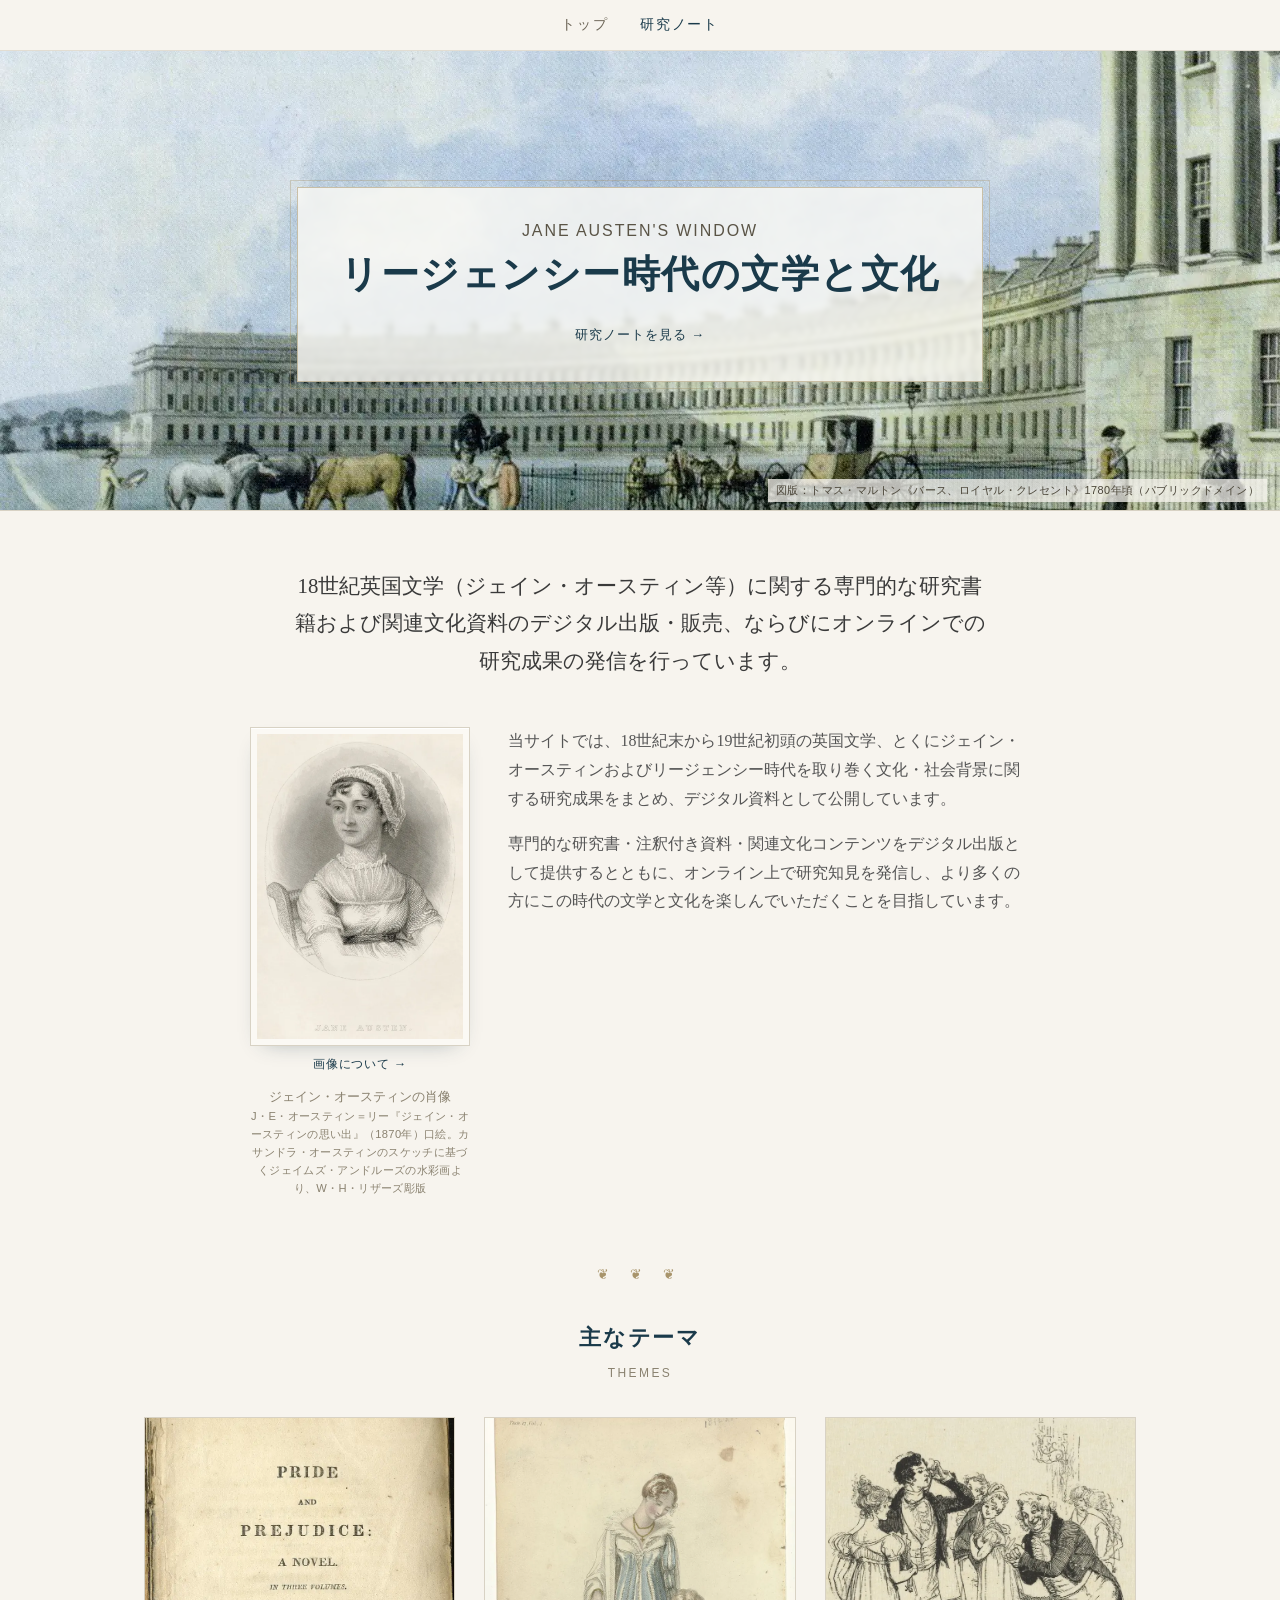
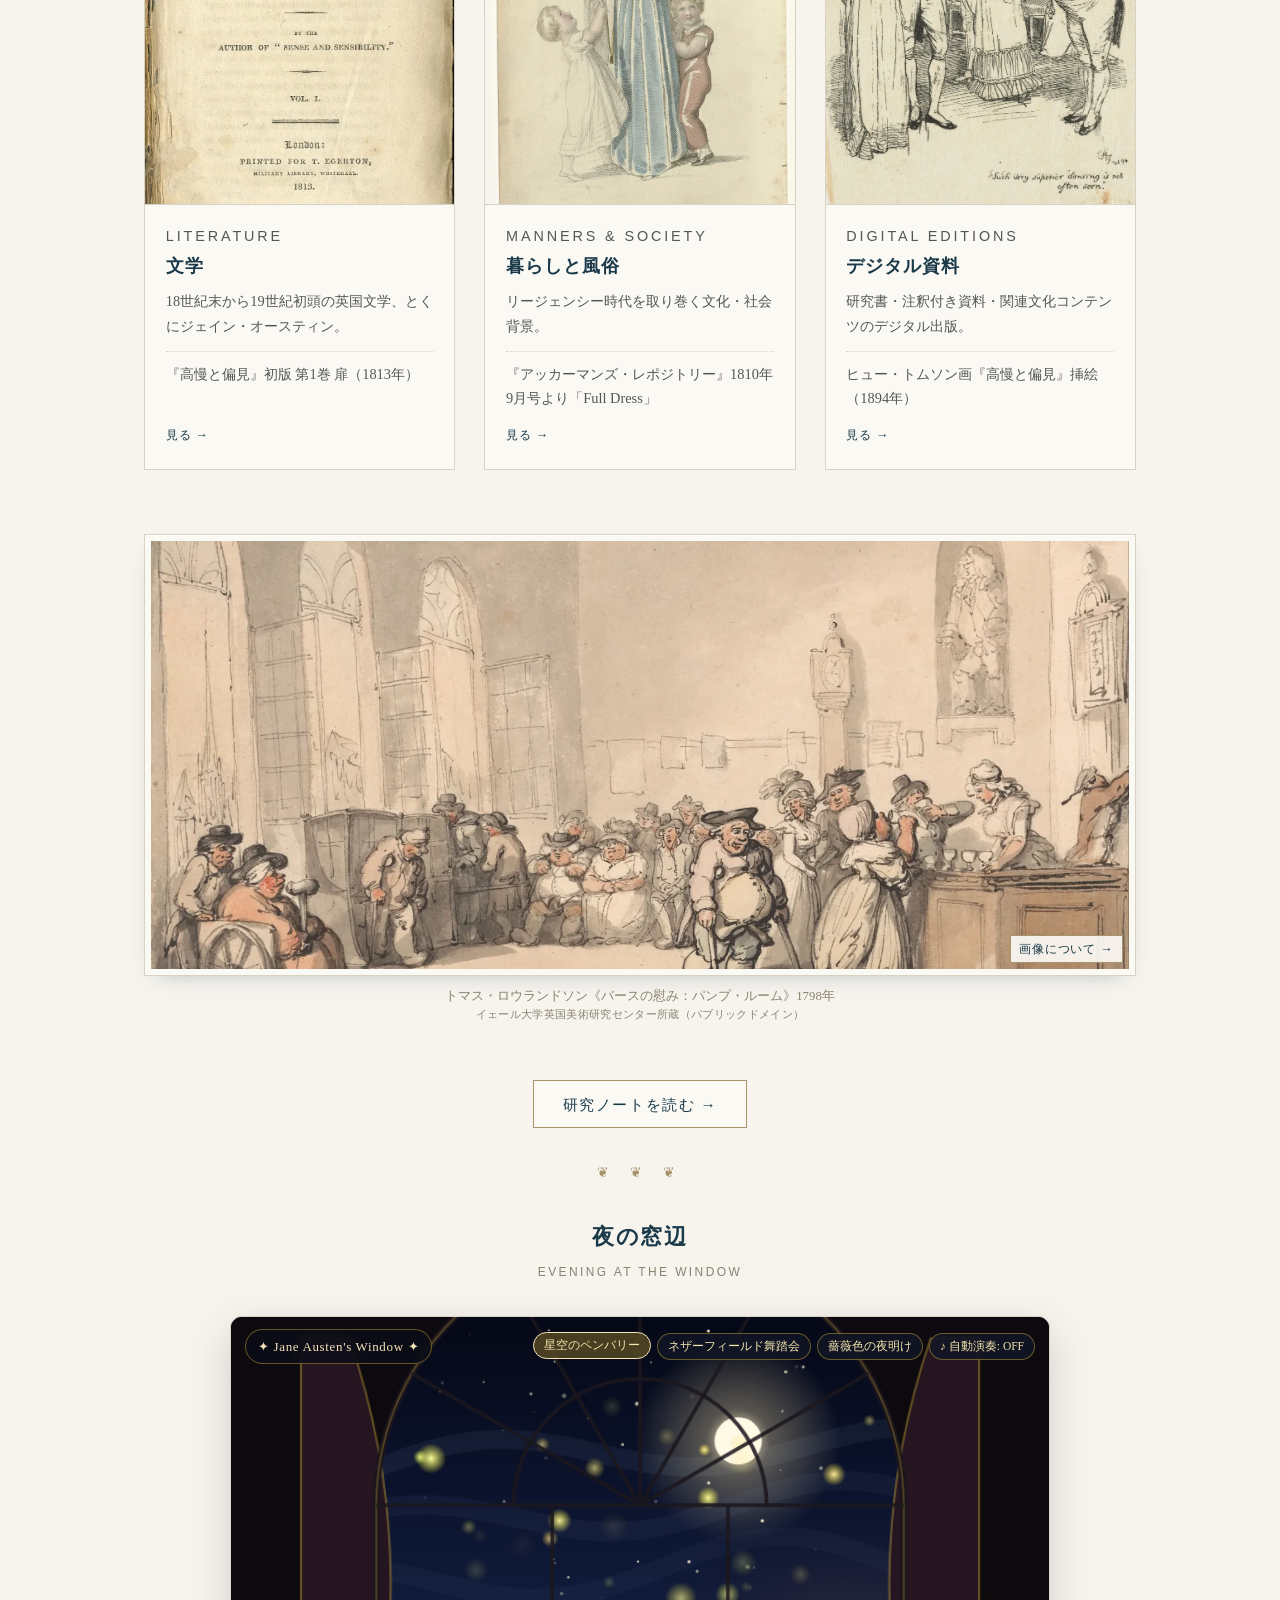
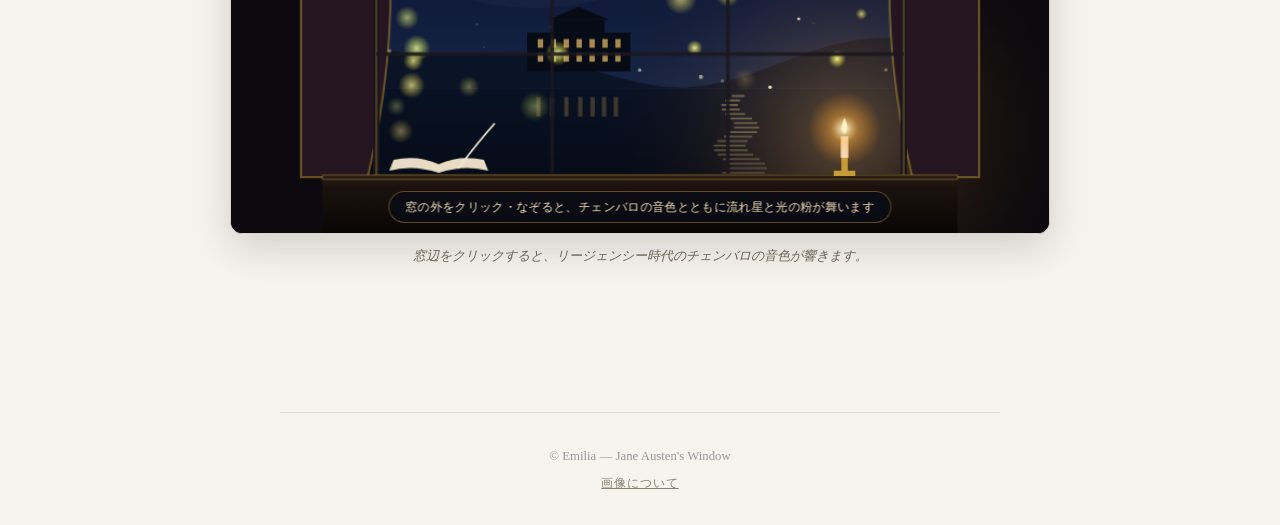
<file: index.html>
<!DOCTYPE html>
<html lang="ja">
<head>
  <meta charset="UTF-8" />
  <meta name="viewport" content="width=device-width, initial-scale=1.0" />
  <meta name="google-site-verification" content="xGAwkhV1ob1bJcfaBiIrA6Kj3ZLJFBhFjrXbIPzJarM" />
  <meta name="msvalidate.01" content="890E3958A954E28F83073411686530C4" />
  <title>リージェンシー時代の文学と文化 — Emilia | Jane Austen's Window</title>
  <meta name="description" content="ジェイン・オースティンをはじめとする18世紀英国文学と、リージェンシー時代の文化・社会背景に関する研究書籍・関連文化資料のデジタル出版と、研究成果の発信を行っています。" />
  <link rel="canonical" href="https://emmilia-sato.vercel.app/" />
  <meta name="author" content="Emilia" />
  <meta name="theme-color" content="#f7f4ee" />

  <!-- Open Graph / Twitter -->
  <meta property="og:type" content="website" />
  <meta property="og:site_name" content="リージェンシー時代の文学と文化 — Emilia" />
  <meta property="og:locale" content="ja_JP" />
  <meta property="og:title" content="リージェンシー時代の文学と文化 — Emilia | Jane Austen's Window" />
  <meta property="og:description" content="ジェイン・オースティンをはじめとする18世紀英国文学と、リージェンシー時代の文化・社会背景に関する研究書籍・関連文化資料のデジタル出版と、研究成果の発信を行っています。" />
  <meta property="og:url" content="https://emmilia-sato.vercel.app/" />
  <meta property="og:image" content="https://emmilia-sato.vercel.app/assets/img/og-top.jpg" />
  <meta property="og:image:width" content="1200" />
  <meta property="og:image:height" content="630" />
  <meta property="og:image:alt" content="トマス・マルトンによるバースのロイヤル・クレセントの水彩画（1780年頃）" />
  <meta name="twitter:card" content="summary_large_image" />
  <meta name="twitter:title" content="リージェンシー時代の文学と文化 — Emilia | Jane Austen's Window" />
  <meta name="twitter:description" content="ジェイン・オースティンをはじめとする18世紀英国文学と、リージェンシー時代の文化・社会背景に関する研究書籍・関連文化資料のデジタル出版と、研究成果の発信を行っています。" />
  <meta name="twitter:image" content="https://emmilia-sato.vercel.app/assets/img/og-top.jpg" />
  <meta name="twitter:image:alt" content="トマス・マルトンによるバースのロイヤル・クレセントの水彩画（1780年頃）" />

  <link rel="icon" href="/favicon-32.png" sizes="32x32" type="image/png" />
  <link rel="icon" href="/favicon.svg" type="image/svg+xml" />
  <link rel="apple-touch-icon" href="/apple-touch-icon.png" />
  <link rel="preload" as="image" href="/assets/img/hero-royal-crescent.webp" imagesrcset="/assets/img/hero-royal-crescent-800.webp 800w, /assets/img/hero-royal-crescent.webp 1600w" imagesizes="100vw" type="image/webp" fetchpriority="high" />
  <link rel="stylesheet" href="/assets/site.css" />

  <style>
    /* Interactive Window Section */
    .interactive-window-section {
      margin: 1.5rem auto 3rem;
      max-width: 820px;
      text-align: center;
    }
    .window-card {
      position: relative;
      border-radius: 12px;
      overflow: hidden;
      box-shadow: 0 14px 42px rgba(24, 20, 16, 0.16);
      border: 1px solid #dcd5c9;
      background: #070913;
    }
    .window-card canvas {
      display: block;
      width: 100%;
      height: auto;
      aspect-ratio: 760 / 480;
      cursor: pointer;
    }
    .window-hud {
      position: absolute;
      top: 12px;
      left: 14px;
      right: 14px;
      display: flex;
      justify-content: space-between;
      align-items: center;
      pointer-events: none;
      flex-wrap: wrap;
      gap: 8px;
    }
    .window-title-badge {
      background: rgba(10, 12, 24, 0.75);
      border: 1px solid rgba(212, 175, 55, 0.45);
      padding: 5px 12px;
      border-radius: 20px;
      backdrop-filter: blur(6px);
      color: #f6e3ba;
      font-size: 13px;
      letter-spacing: 0.05em;
    }
    .window-controls {
      display: flex;
      gap: 6px;
      pointer-events: auto;
      flex-wrap: wrap;
    }
    .window-controls button {
      background: rgba(18, 22, 38, 0.82);
      color: #f3e5ab;
      border: 1px solid rgba(212, 175, 55, 0.45);
      padding: 5px 10px;
      border-radius: 14px;
      font-family: inherit;
      font-size: 11.5px;
      cursor: pointer;
      transition: all 0.2s ease;
      backdrop-filter: blur(4px);
    }
    .window-controls button:hover, .window-controls button.active {
      background: rgba(212, 175, 55, 0.32);
      border-color: #f6e3ba;
      transform: translateY(-1px);
    }
    .window-quote-bar {
      position: absolute;
      bottom: 10px;
      left: 50%;
      transform: translateX(-50%);
      background: rgba(10, 12, 22, 0.82);
      border: 1px solid rgba(212, 175, 55, 0.4);
      padding: 5px 16px;
      border-radius: 18px;
      font-size: 11.5px;
      color: #f6e3ba;
      letter-spacing: 0.03em;
      white-space: nowrap;
      pointer-events: none;
      backdrop-filter: blur(6px);
      max-width: 90%;
      overflow: hidden;
      text-overflow: ellipsis;
    }
    .window-caption {
      margin-top: 10px;
      font-size: 13px;
      color: #72685a;
      font-style: italic;
    }
    @media (max-width: 640px) {
      .window-hud { top: 8px; left: 8px; right: 8px; }
      .window-title-badge { font-size: 11px; padding: 4px 8px; }
      .window-controls button { font-size: 10.5px; padding: 4px 7px; }
      .window-quote-bar { font-size: 10.5px; padding: 4px 10px; }
    }
  </style>
  <script type="application/ld+json">
{
  "@context": "https://schema.org",
  "@graph": [
    {
      "@type": "WebSite",
      "@id": "https://emmilia-sato.vercel.app/#website",
      "url": "https://emmilia-sato.vercel.app/",
      "name": "リージェンシー時代の文学と文化 — Emilia",
      "alternateName": "Jane Austen's Window",
      "inLanguage": "ja",
      "publisher": {
        "@id": "https://emmilia-sato.vercel.app/#person"
      }
    },
    {
      "@type": "Person",
      "@id": "https://emmilia-sato.vercel.app/#person",
      "name": "Emilia",
      "url": "https://emmilia-sato.vercel.app/",
      "description": "18世紀英国文学（ジェイン・オースティン等）およびリージェンシー時代の文化に関する研究・デジタル出版",
      "knowsAbout": [
        "ジェイン・オースティン",
        "18世紀英国文学",
        "リージェンシー時代"
      ],
      "subjectOf": {
        "@id": "https://emmilia-sato.vercel.app/#book-austen-method"
      }
    },
    {
      "@type": "Book",
      "@id": "https://emmilia-sato.vercel.app/#book-austen-method",
      "name": "ジェイン・オースティンの手法について―風景描写を中心に―",
      "author": {
        "@id": "https://emmilia-sato.vercel.app/#person"
      },
      "publisher": {
        "@type": "Organization",
        "name": "ブイツーソリューション"
      },
      "isbn": "978-4-434-04318-5",
      "inLanguage": "ja"
    }
  ]
}
  </script>
</head>
<body>

  <nav class="site-nav" aria-label="サイト内ナビゲーション">
    <ul>
      <li><a href="/" aria-current="page">トップ</a></li>
      <li><a href="/notes/">研究ノート</a></li>
    </ul>
  </nav>

  <header class="hero has-image">
    <a class="hero-link" href="/notes/">
      <picture class="hero-media">
        <source type="image/webp" srcset="/assets/img/hero-royal-crescent-800.webp 800w, /assets/img/hero-royal-crescent.webp 1600w" sizes="100vw" />
        <img src="/assets/img/hero-royal-crescent.jpg" srcset="/assets/img/hero-royal-crescent-800.jpg 800w, /assets/img/hero-royal-crescent.jpg 1600w" sizes="100vw" width="1600" height="1113" fetchpriority="high"
             alt="トマス・マルトンによるバースのロイヤル・クレセントの水彩画（1780年頃）。弧を描く石造りの建物の前の芝地に、馬や散策する人々が描かれている。" />
      </picture>
      <div class="hero-panel">
        <p class="sub">Jane Austen's Window</p>
        <h1><span class="nowrap">リージェンシー時代の</span><span class="nowrap">文学と文化</span></h1>
        <span class="see-cue">研究ノートを見る →</span>
      </div>
    </a>
    <p class="hero-credit">図版：トマス・マルトン《バース、ロイヤル・クレセント》1780年頃（パブリックドメイン）</p>
  </header>

  <main class="main wide">
    <p class="summary">
      18世紀英国文学（ジェイン・オースティン等）に関する専門的な研究書籍および関連文化資料のデジタル出版・販売、ならびにオンラインでの研究成果の発信を行っています。
    </p>

    <div class="about-grid">
      <figure class="framed">
        <a class="figure-link" href="/credits/#jane-austen">
          <span class="figure-media">
            <picture>
              <source type="image/webp" srcset="/assets/img/portrait-jane-austen-1870.webp" />
              <img src="/assets/img/portrait-jane-austen-1870.jpg" width="600" height="887" loading="lazy" decoding="async"
                   alt="ジェイン・オースティンの肖像版画。楕円の枠の中で、フリルのついた室内帽をかぶり椅子に腰掛ける女性。下に「JANE AUSTEN」の文字。" />
            </picture>
          </span>
          <span class="see-cue">画像について →</span>
        </a>
        <figcaption>ジェイン・オースティンの肖像<span class="credit">J・E・オースティン＝リー『ジェイン・オースティンの思い出』（1870年）口絵。カサンドラ・オースティンのスケッチに基づくジェイムズ・アンドルーズの水彩画より、W・H・リザーズ彫版</span></figcaption>
      </figure>

      <section class="about">
        <p>当サイトでは、18世紀末から19世紀初頭の英国文学、とくにジェイン・オースティンおよびリージェンシー時代を取り巻く文化・社会背景に関する研究成果をまとめ、デジタル資料として公開しています。</p>
        <p>専門的な研究書・注釈付き資料・関連文化コンテンツをデジタル出版として提供するとともに、オンライン上で研究知見を発信し、より多くの方にこの時代の文学と文化を楽しんでいただくことを目指しています。</p>
      </section>
    </div>

    <p class="ornament" aria-hidden="true">❦ ❦ ❦</p>
    <h2 class="section-title">主なテーマ</h2>
    <p class="section-sub">Themes</p>

    <div class="cards">
      <article class="card">
        <a class="card-link" href="/notes/">
          <div class="card-img">
            <picture>
              <source type="image/webp" srcset="/assets/img/card-pp-title-page.webp" />
              <img src="/assets/img/card-pp-title-page.jpg" width="800" height="1292" loading="lazy" decoding="async"
                   alt="『高慢と偏見』初版（1813年）第1巻の扉。「PRIDE AND PREJUDICE: A NOVEL. IN THREE VOLUMES.」と印刷されている。" />
            </picture>
          </div>
          <div class="card-body">
            <p class="card-kicker">Literature</p>
            <h3>文学</h3>
            <p>18世紀末から19世紀初頭の英国文学、とくにジェイン・オースティン。</p>
            <p class="caption">『高慢と偏見』初版 第1巻 扉（1813年）</p>
            <span class="see-cue">見る →</span>
          </div>
        </a>
      </article>

      <article class="card">
        <a class="card-link" href="/notes/">
          <div class="card-img">
            <picture>
              <source type="image/webp" srcset="/assets/img/card-ackermann-1810.webp" />
              <img src="/assets/img/card-ackermann-1810.jpg" width="800" height="1239" loading="lazy" decoding="async"
                   alt="『アッカーマンズ・レポジトリー』1810年9月号のファッション・プレート「Full Dress」。ハイウエストのドレスを着た女性と二人の子ども。" />
            </picture>
          </div>
          <div class="card-body">
            <p class="card-kicker">Manners &amp; Society</p>
            <h3>暮らしと風俗</h3>
            <p>リージェンシー時代を取り巻く文化・社会背景。</p>
            <p class="caption">『アッカーマンズ・レポジトリー』1810年9月号より「Full Dress」</p>
            <span class="see-cue">見る →</span>
          </div>
        </a>
      </article>

      <article class="card">
        <a class="card-link" href="/notes/">
          <div class="card-img">
            <picture>
              <source type="image/webp" srcset="/assets/img/card-thomson-dancing.webp" />
              <img src="/assets/img/card-thomson-dancing.jpg" width="800" height="931" loading="lazy" decoding="async"
                   alt="ヒュー・トムソンによる『高慢と偏見』（1894年版）の挿絵の原画。舞踏会で紳士たちと若い女性たちが言葉を交わしている。" />
            </picture>
          </div>
          <div class="card-body">
            <p class="card-kicker">Digital Editions</p>
            <h3>デジタル資料</h3>
            <p>研究書・注釈付き資料・関連文化コンテンツのデジタル出版。</p>
            <p class="caption">ヒュー・トムソン画『高慢と偏見』挿絵（1894年）</p>
            <span class="see-cue">見る →</span>
          </div>
        </a>
      </article>
    </div>

    <figure class="band framed">
      <a class="figure-link" href="/credits/#pump-room">
        <span class="figure-media">
          <picture>
            <source type="image/webp" srcset="/assets/img/band-pump-room-800.webp 800w, /assets/img/band-pump-room.webp 1600w" sizes="(max-width: 1100px) 100vw, 1040px" />
            <img src="/assets/img/band-pump-room.jpg" srcset="/assets/img/band-pump-room-800.jpg 800w, /assets/img/band-pump-room.jpg 1600w" sizes="(max-width: 1100px) 100vw, 1040px" width="1600" height="1000" loading="lazy" decoding="async"
                 alt="トマス・ロウランドソンの水彩画《バースの慰み：パンプ・ルーム》（1798年）。広間に大勢の人々が集い、語らう様子。" />
          </picture>
        </span>
        <span class="see-cue">画像について →</span>
      </a>
      <figcaption>トマス・ロウランドソン《バースの慰み：パンプ・ルーム》1798年<span class="credit">イェール大学英国美術研究センター所蔵（パブリックドメイン）</span></figcaption>
    </figure>

    <div class="notes-link">
      <a href="/notes/">研究ノートを読む &rarr;</a>
    </div>

    <p class="ornament" aria-hidden="true">❦ ❦ ❦</p>
    <h2 class="section-title">夜の窓辺</h2>
    <p class="section-sub">Evening at the Window</p>

    <!-- Interactive Regency Window -->
    <section class="interactive-window-section" aria-label="ジェイン・オースティンの窓 — インタラクティブ">
      <div class="window-card">
        <canvas id="regencyCanvas" width="760" height="480"></canvas>
        <div class="window-hud">
          <div class="window-title-badge">✦ Jane Austen's Window ✦</div>
          <div class="window-controls">
            <button id="btn-scene0" class="active" onclick="windowSetScene(0)">星空のペンバリー</button>
            <button id="btn-scene1" onclick="windowSetScene(1)">ネザーフィールド舞踏会</button>
            <button id="btn-scene2" onclick="windowSetScene(2)">薔薇色の夜明け</button>
            <button id="btn-music" onclick="windowToggleAutoPlay()">♪ 自動演奏: OFF</button>
          </div>
        </div>
        <div class="window-quote-bar" id="windowQuote">
          窓の外をクリック・なぞると、チェンバロの音色とともに流れ星と光の粉が舞います
        </div>
      </div>
      <p class="window-caption">窓辺をクリックすると、リージェンシー時代のチェンバロの音色が響きます。</p>
    </section>
  </main>

  <footer class="footer">
    © Emilia — Jane Austen's Window
    <span class="credits-link"><a href="/credits/">画像について</a></span>
  </footer>

  <script>
  (() => {
    const canvas = document.getElementById('regencyCanvas');
    if (!canvas) return;
    const ctx = canvas.getContext('2d');
    const W = canvas.width, H = canvas.height;

    let scene = 0;
    let t = 0;
    let mouse = { x: W * 0.5, y: H * 0.42, active: false };
    let stars = [];
    let fireflies = [];
    let meteors = [];
    let ripples = [];
    let petals = [];

    const quotes = [
      '“My courage always rises at every attempt to intimidate me.” — Elizabeth Bennet',
      '“You have bewitched me, body and soul...” — Pride &amp; Prejudice',
      '“There is nothing like staying at home for real comfort.” — Jane Austen',
      '“To sit in the shade on a fine day, and look upon verdure, is the most perfect refreshment.”',
      '“I declare after all there is no enjoyment like reading!”'
    ];
    let quoteIdx = 0;

    for (let i = 0; i < 160; i++) {
      stars.push({
        x: Math.random() * W,
        y: Math.random() * (H * 0.72),
        r: Math.random() * 1.7 + 0.4,
        phase: Math.random() * Math.PI * 2,
        speed: Math.random() * 0.03 + 0.01,
        hue: 40 + Math.random() * 30
      });
    }

    for (let i = 0; i < 55; i++) {
      fireflies.push({
        x: 140 + Math.random() * (W - 280),
        y: 70 + Math.random() * (H - 160),
        vx: (Math.random() - 0.5) * 0.8,
        vy: (Math.random() - 0.5) * 0.8,
        r: Math.random() * 2.4 + 1.2,
        alpha: Math.random(),
        hue: 45 + Math.random() * 25
      });
    }

    let audioCtx = null;
    const scaleFreqs = [
      293.66, 329.63, 369.99, 392.00, 440.00, 493.88, 554.37,
      587.33, 659.25, 739.99, 783.99, 880.00, 987.77, 1108.73
    ];
    const melodyPattern = [
      [7, 0], [9, 4], [11, 2], [9, 4], [12, 5], [11, 4], [9, 2], [7, 0],
      [6, 4], [4, 2], [6, 1], [7, 0], [9, 2], [6, 4], [7, 0]
    ];
    let melodyStep = 0;
    let autoPlayTimer = null;

    function ensureAudio() {
      if (!audioCtx) {
        const AC = window.AudioContext || window.webkitAudioContext;
        audioCtx = new AC();
      }
      if (audioCtx.state === 'suspended') audioCtx.resume();
    }

    function playHarpsichordNote(freq, delay, vol) {
      ensureAudio();
      delay = delay || 0;
      vol = vol || 0.14;
      const now = audioCtx.currentTime + delay;
      const osc1 = audioCtx.createOscillator();
      const osc2 = audioCtx.createOscillator();
      const filter = audioCtx.createBiquadFilter();
      const gain = audioCtx.createGain();

      osc1.type = 'sawtooth';
      osc2.type = 'triangle';
      osc1.frequency.setValueAtTime(freq, now);
      osc2.frequency.setValueAtTime(freq * 2, now);

      filter.type = 'lowpass';
      filter.frequency.setValueAtTime(freq * 6, now);
      filter.frequency.exponentialRampToValueAtTime(freq * 1.8, now + 0.9);

      gain.gain.setValueAtTime(0.0001, now);
      gain.gain.linearRampToValueAtTime(vol, now + 0.012);
      gain.gain.exponentialRampToValueAtTime(0.0001, now + 1.35);

      osc1.connect(filter);
      osc2.connect(filter);
      filter.connect(gain);
      gain.connect(audioCtx.destination);

      osc1.start(now);
      osc2.start(now);
      osc1.stop(now + 1.4);
      osc2.stop(now + 1.4);
    }

    function triggerChordAndMeteor(x, y) {
      const pair = melodyPattern[melodyStep % melodyPattern.length];
      melodyStep++;
      playHarpsichordNote(scaleFreqs[pair[0]], 0, 0.13);
      playHarpsichordNote(scaleFreqs[pair[1]], 0.06, 0.09);

      meteors.push({
        x: x,
        y: y,
        vx: (Math.random() > 0.5 ? 1 : -1) * (3.5 + Math.random() * 2.5),
        vy: 1.5 + Math.random() * 2.0,
        life: 1.0,
        trail: []
      });

      ripples.push({ x: x, y: y, r: 4, alpha: 0.9 });

      for (let i = 0; i < 10; i++) {
        const ang = (Math.PI * 2 * i) / 10 + Math.random() * 0.4;
        const spd = 1 + Math.random() * 2.4;
        petals.push({
          x: x, y: y,
          vx: Math.cos(ang) * spd,
          vy: Math.sin(ang) * spd - 0.5,
          rot: Math.random() * Math.PI * 2,
          vrot: (Math.random() - 0.5) * 0.1,
          life: 1.0,
          size: 3 + Math.random() * 3
        });
      }
    }

    window.windowSetScene = function(s) {
      scene = s;
      document.querySelectorAll('.window-controls button').forEach((b, i) => {
        if (i < 3) b.classList.toggle('active', i === s);
      });
      quoteIdx = (quoteIdx + 1) % quotes.length;
      document.getElementById('windowQuote').textContent = quotes[quoteIdx];
      triggerChordAndMeteor(W * 0.5, H * 0.35);
    };

    window.windowToggleAutoPlay = function() {
      const btn = document.getElementById('btn-music');
      if (autoPlayTimer) {
        clearInterval(autoPlayTimer);
        autoPlayTimer = null;
        btn.textContent = '♪ 自動演奏: OFF';
        btn.classList.remove('active');
      } else {
        ensureAudio();
        btn.textContent = '♪ 自動演奏: ON';
        btn.classList.add('active');
        triggerChordAndMeteor(240 + Math.random() * 280, 120 + Math.random() * 140);
        autoPlayTimer = setInterval(() => {
          const rx = 200 + Math.random() * 360;
          const ry = 100 + Math.random() * 180;
          triggerChordAndMeteor(rx, ry);
        }, 520);
      }
    };

    canvas.addEventListener('pointerdown', (e) => {
      const rect = canvas.getBoundingClientRect();
      const x = (e.clientX - rect.left) * (W / rect.width);
      const y = (e.clientY - rect.top) * (H / rect.height);
      mouse.x = x; mouse.y = y; mouse.active = true;
      triggerChordAndMeteor(x, y);
      quoteIdx = (quoteIdx + 1) % quotes.length;
      document.getElementById('windowQuote').textContent = quotes[quoteIdx];
    });

    canvas.addEventListener('pointermove', (e) => {
      const rect = canvas.getBoundingClientRect();
      mouse.x = (e.clientX - rect.left) * (W / rect.width);
      mouse.y = (e.clientY - rect.top) * (H / rect.height);
      mouse.active = true;
      if (Math.random() < 0.28) {
        petals.push({
          x: mouse.x,
          y: mouse.y,
          vx: (Math.random() - 0.5) * 1.2,
          vy: (Math.random() - 0.5) * 1.2 - 0.3,
          rot: Math.random() * Math.PI,
          vrot: 0.06,
          life: 0.85,
          size: 2.2 + Math.random() * 2
        });
      }
    });

    function drawSky() {
      const grad = ctx.createLinearGradient(0, 0, 0, H);
      if (scene === 0) {
        grad.addColorStop(0, '#050816');
        grad.addColorStop(0.55, '#101b3b');
        grad.addColorStop(0.85, '#1d2d4e');
        grad.addColorStop(1, '#0d1524');
      } else if (scene === 1) {
        grad.addColorStop(0, '#120a28');
        grad.addColorStop(0.5, '#2b1742');
        grad.addColorStop(0.82, '#693648');
        grad.addColorStop(1, '#261423');
      } else {
        grad.addColorStop(0, '#1a2342');
        grad.addColorStop(0.45, '#4b3b60');
        grad.addColorStop(0.76, '#b86b77');
        grad.addColorStop(0.92, '#eab688');
        grad.addColorStop(1, '#2c3531');
      }
      ctx.fillStyle = grad;
      ctx.fillRect(0, 0, W, H);

      ctx.save();
      for (let b = 0; b < 3; b++) {
        ctx.beginPath();
        for (let x = 120; x <= W - 120; x += 12) {
          const y = 130 + b * 55 + Math.sin(x * 0.015 + t * 0.8 + b) * 22 + Math.cos(x * 0.008 - t * 0.5) * 14;
          if (x === 120) ctx.moveTo(x, y);
          else ctx.lineTo(x, y);
        }
        ctx.strokeStyle = scene === 2
          ? 'rgba(255, 210, 175, ' + (0.07 - b * 0.015) + ')'
          : 'rgba(180, 210, 255, ' + (0.06 - b * 0.015) + ')';
        ctx.lineWidth = 18;
        ctx.lineCap = 'round';
        ctx.stroke();
      }
      ctx.restore();

      const moonX = scene === 2 ? W * 0.5 : W * 0.62;
      const moonY = scene === 2 ? H * 0.62 : H * 0.24;
      const moonGlow = ctx.createRadialGradient(moonX, moonY, 4, moonX, moonY, 95);
      if (scene === 2) {
        moonGlow.addColorStop(0, 'rgba(255, 240, 200, 0.95)');
        moonGlow.addColorStop(0.3, 'rgba(255, 190, 130, 0.45)');
        moonGlow.addColorStop(1, 'rgba(255, 160, 120, 0)');
      } else {
        moonGlow.addColorStop(0, 'rgba(255, 250, 225, 0.95)');
        moonGlow.addColorStop(0.28, 'rgba(240, 220, 165, 0.35)');
        moonGlow.addColorStop(1, 'rgba(240, 220, 165, 0)');
      }
      ctx.fillStyle = moonGlow;
      ctx.beginPath();
      ctx.arc(moonX, moonY, 95, 0, Math.PI * 2);
      ctx.fill();

      ctx.fillStyle = '#fff9e6';
      ctx.beginPath();
      ctx.arc(moonX, moonY, 22, 0, Math.PI * 2);
      ctx.fill();
    }

    function drawLandscape() {
      const lakeTop = H * 0.72;

      ctx.fillStyle = scene === 2 ? '#2b2338' : '#0b1326';
      ctx.beginPath();
      ctx.moveTo(0, lakeTop);
      for (let x = 0; x <= W; x += 20) {
        const y = lakeTop - 32 - Math.sin(x * 0.009 + 1.2) * 22 - Math.cos(x * 0.022) * 10;
        ctx.lineTo(x, y);
      }
      ctx.lineTo(W, lakeTop);
      ctx.closePath();
      ctx.fill();

      const mx = 275, my = lakeTop - 52;
      ctx.fillStyle = '#070b16';
      ctx.fillRect(mx, my, 96, 36);
      ctx.fillRect(mx + 24, my - 12, 48, 12);
      ctx.beginPath();
      ctx.moveTo(mx + 20, my - 12);
      ctx.lineTo(mx + 48, my - 24);
      ctx.lineTo(mx + 76, my - 12);
      ctx.closePath();
      ctx.fill();

      const winAlpha = scene === 1 ? 0.95 : 0.65;
      ctx.fillStyle = 'rgba(255, 205, 110, ' + winAlpha + ')';
      for (let row = 0; row < 2; row++) {
        for (let col = 0; col < 7; col++) {
          ctx.fillRect(mx + 10 + col * 12, my + 6 + row * 13, 5, 8);
        }
      }

      const lakeGrad = ctx.createLinearGradient(0, lakeTop, 0, H);
      lakeGrad.addColorStop(0, scene === 2 ? '#4d3347' : '#091224');
      lakeGrad.addColorStop(1, '#040710');
      ctx.fillStyle = lakeGrad;
      ctx.fillRect(0, lakeTop, W, H - lakeTop);

      const reflectX = scene === 2 ? W * 0.5 : W * 0.62;
      for (let i = 0; i < 28; i++) {
        const wy = lakeTop + 6 + i * 4.2;
        const spread = 12 + i * 1.6;
        const wx = reflectX + Math.sin(t * 2 + i * 0.7) * 8;
        ctx.fillStyle = scene === 2
          ? 'rgba(255, 200, 150, ' + (0.45 - i * 0.012) + ')'
          : 'rgba(245, 225, 165, ' + (0.4 - i * 0.011) + ')';
        ctx.fillRect(wx - spread * 0.5, wy, spread, 1.8);
      }

      for (let col = 0; col < 7; col++) {
        ctx.fillStyle = 'rgba(255, 195, 95, ' + (winAlpha * 0.35) + ')';
        ctx.fillRect(mx + 10 + col * 12 + Math.sin(t * 3 + col) * 1.5, lakeTop + 8, 4, 18);
      }
    }

    function drawParticles() {
      for (let i = 0; i < stars.length; i++) {
        const s = stars[i];
        const tw = 0.35 + 0.65 * Math.sin(t * 2.2 + s.phase);
        ctx.fillStyle = 'hsla(' + s.hue + ', 80%, 90%, ' + (tw * (scene === 2 ? 0.55 : 0.95)) + ')';
        ctx.beginPath();
        ctx.arc(s.x, s.y, s.r, 0, Math.PI * 2);
        ctx.fill();
      }

      for (let i = meteors.length - 1; i >= 0; i--) {
        const m = meteors[i];
        m.trail.push({ x: m.x, y: m.y });
        if (m.trail.length > 16) m.trail.shift();
        m.x += m.vx;
        m.y += m.vy;
        m.life -= 0.022;

        if (m.trail.length > 1) {
          ctx.beginPath();
          ctx.moveTo(m.trail[0].x, m.trail[0].y);
          for (let k = 0; k < m.trail.length; k++) ctx.lineTo(m.trail[k].x, m.trail[k].y);
          ctx.strokeStyle = 'rgba(255, 238, 185, ' + m.life + ')';
          ctx.lineWidth = 2.2;
          ctx.stroke();
        }
        ctx.fillStyle = 'rgba(255, 250, 220, ' + m.life + ')';
        ctx.beginPath();
        ctx.arc(m.x, m.y, 2.8, 0, Math.PI * 2);
        ctx.fill();

        if (m.life <= 0) meteors.splice(i, 1);
      }

      for (let i = ripples.length - 1; i >= 0; i--) {
        const rp = ripples[i];
        rp.r += 1.8;
        rp.alpha -= 0.022;
        ctx.strokeStyle = 'rgba(245, 215, 130, ' + rp.alpha + ')';
        ctx.lineWidth = 1.2;
        ctx.beginPath();
        ctx.arc(rp.x, rp.y, rp.r, 0, Math.PI * 2);
        ctx.stroke();
        if (rp.alpha <= 0) ripples.splice(i, 1);
      }

      for (let i = 0; i < fireflies.length; i++) {
        const f = fireflies[i];
        if (mouse.active) {
          const dx = mouse.x - f.x;
          const dy = mouse.y - f.y;
          const dist = Math.hypot(dx, dy);
          if (dist < 180 && dist > 5) {
            f.vx += (dx / dist) * 0.035;
            f.vy += (dy / dist) * 0.035;
          }
        }
        f.vx += (Math.random() - 0.5) * 0.06;
        f.vy += (Math.random() - 0.5) * 0.06;
        f.vx *= 0.96;
        f.vy *= 0.96;
        f.x += f.vx;
        f.y += f.vy;

        if (f.x < 130) f.x = W - 130;
        if (f.x > W - 130) f.x = 130;
        if (f.y < 60) f.y = H - 90;
        if (f.y > H - 90) f.y = 60;

        const glow = 0.4 + 0.6 * Math.sin(t * 3 + f.x * 0.05);
        const g = ctx.createRadialGradient(f.x, f.y, 0, f.x, f.y, f.r * 4.5);
        g.addColorStop(0, 'hsla(' + f.hue + ', 95%, 80%, ' + glow + ')');
        g.addColorStop(1, 'hsla(' + f.hue + ', 95%, 60%, 0)');
        ctx.fillStyle = g;
        ctx.beginPath();
        ctx.arc(f.x, f.y, f.r * 4.5, 0, Math.PI * 2);
        ctx.fill();
      }

      for (let i = petals.length - 1; i >= 0; i--) {
        const p = petals[i];
        p.x += p.vx;
        p.y += p.vy;
        p.vy += 0.015;
        p.rot += p.vrot;
        p.life -= 0.018;
        ctx.save();
        ctx.translate(p.x, p.y);
        ctx.rotate(p.rot);
        ctx.fillStyle = scene === 2
          ? 'rgba(255, 195, 205, ' + p.life + ')'
          : 'rgba(255, 225, 145, ' + p.life + ')';
        ctx.beginPath();
        ctx.ellipse(0, 0, p.size, p.size * 0.55, 0, 0, Math.PI * 2);
        ctx.fill();
        ctx.restore();
        if (p.life <= 0) petals.splice(i, 1);
      }
    }

    function drawRegencyWindowFrame() {
      ctx.save();

      ctx.fillStyle = '#0c0a0e';
      ctx.beginPath();
      ctx.rect(0, 0, W, H);

      const winL = 135, winR = W - 135, winT = 175, winB = H - 52;
      const cx = W * 0.5, rad = (winR - winL) * 0.5;
      ctx.moveTo(winL, winB);
      ctx.lineTo(winR, winB);
      ctx.lineTo(winR, winT);
      ctx.arc(cx, winT, rad, 0, Math.PI, true);
      ctx.lineTo(winL, winB);
      ctx.fill('evenodd');

      const candleX = winR - 55, candleY = winB - 18;
      const flicker = Math.sin(t * 11) * 1.5 + Math.cos(t * 7) * 1.2;
      const roomGlow = ctx.createRadialGradient(candleX, candleY - 22, 4, candleX, candleY - 22, 230);
      roomGlow.addColorStop(0, 'rgba(255, 190, 95, 0.32)');
      roomGlow.addColorStop(0.5, 'rgba(210, 125, 55, 0.10)');
      roomGlow.addColorStop(1, 'rgba(0, 0, 0, 0)');
      ctx.fillStyle = roomGlow;
      ctx.fillRect(0, 0, W, H);

      ctx.fillStyle = '#241521';
      ctx.strokeStyle = 'rgba(212, 175, 55, 0.4)';
      ctx.lineWidth = 2;

      ctx.beginPath();
      ctx.moveTo(winL - 25, 20);
      ctx.quadraticCurveTo(winL + 42, H * 0.45, winL - 8, winB);
      ctx.lineTo(winL - 70, winB);
      ctx.lineTo(winL - 70, 20);
      ctx.closePath();
      ctx.fill();
      ctx.stroke();

      ctx.beginPath();
      ctx.moveTo(winR + 25, 20);
      ctx.quadraticCurveTo(winR - 42, H * 0.45, winR + 8, winB);
      ctx.lineTo(winR + 70, winB);
      ctx.lineTo(winR + 70, 20);
      ctx.closePath();
      ctx.fill();
      ctx.stroke();

      ctx.strokeStyle = '#1b161c';
      ctx.lineWidth = 6;
      ctx.beginPath();
      ctx.arc(cx, winT, rad, Math.PI, 0, false);
      ctx.lineTo(winR, winB);
      ctx.lineTo(winL, winB);
      ctx.closePath();
      ctx.stroke();

      ctx.strokeStyle = 'rgba(212, 175, 55, 0.35)';
      ctx.lineWidth = 1.5;
      ctx.stroke();

      ctx.strokeStyle = 'rgba(28, 23, 30, 0.88)';
      ctx.lineWidth = 3.5;

      ctx.beginPath();
      ctx.moveTo(winL, winT);
      ctx.lineTo(winR, winT);
      ctx.moveTo(winL, (winT + winB) * 0.52);
      ctx.lineTo(winR, (winT + winB) * 0.52);
      const paneW = (winR - winL) / 3;
      ctx.moveTo(winL + paneW, winT);
      ctx.lineTo(winL + paneW, winB);
      ctx.moveTo(winL + paneW * 2, winT);
      ctx.lineTo(winL + paneW * 2, winB);

      for (let a = 1; a <= 5; a++) {
        const ang = Math.PI + (Math.PI * a) / 6;
        ctx.moveTo(cx, winT);
        ctx.lineTo(cx + Math.cos(ang) * rad, winT + Math.sin(ang) * rad);
      }
      ctx.stroke();

      ctx.beginPath();
      ctx.arc(cx, winT, rad * 0.48, Math.PI, 0, false);
      ctx.stroke();

      const sillGrad = ctx.createLinearGradient(0, winB - 4, 0, H);
      sillGrad.addColorStop(0, '#2c1e18');
      sillGrad.addColorStop(0.25, '#1b120e');
      sillGrad.addColorStop(1, '#090606');
      ctx.fillStyle = sillGrad;
      ctx.fillRect(85, winB - 2, W - 170, H - winB + 2);
      ctx.strokeStyle = 'rgba(212, 175, 55, 0.4)';
      ctx.lineWidth = 1;
      ctx.strokeRect(85, winB - 2, W - 170, 4);

      const bx = winL + 58, by = winB - 4;
      ctx.fillStyle = '#e8dcc4';
      ctx.beginPath();
      ctx.moveTo(bx, by);
      ctx.quadraticCurveTo(bx - 24, by - 8, bx - 46, by - 2);
      ctx.lineTo(bx - 42, by - 12);
      ctx.quadraticCurveTo(bx - 20, by - 17, bx, by - 8);
      ctx.quadraticCurveTo(bx + 20, by - 17, bx + 42, by - 12);
      ctx.lineTo(bx + 46, by - 2);
      ctx.quadraticCurveTo(bx + 24, by - 8, bx, by);
      ctx.fill();

      ctx.strokeStyle = '#f5ebd6';
      ctx.lineWidth = 1.6;
      ctx.beginPath();
      ctx.moveTo(bx + 18, by - 4);
      ctx.quadraticCurveTo(bx + 36, by - 28, bx + 52, by - 46);
      ctx.stroke();

      ctx.fillStyle = '#c59b38';
      ctx.fillRect(candleX - 10, winB - 6, 20, 5);
      ctx.fillRect(candleX - 3, winB - 18, 6, 12);
      ctx.fillStyle = '#f3ead8';
      ctx.fillRect(candleX - 3.5, winB - 38, 7, 20);

      const flameY = winB - 45;
      const fg = ctx.createRadialGradient(candleX + flicker * 0.3, flameY, 1, candleX, flameY, 34);
      fg.addColorStop(0, 'rgba(255, 250, 210, 0.95)');
      fg.addColorStop(0.35, 'rgba(255, 175, 60, 0.45)');
      fg.addColorStop(1, 'rgba(255, 140, 30, 0)');
      ctx.fillStyle = fg;
      ctx.beginPath();
      ctx.arc(candleX, flameY, 34, 0, Math.PI * 2);
      ctx.fill();

      ctx.fillStyle = '#fff6c5';
      ctx.beginPath();
      ctx.moveTo(candleX, flameY - 10 + flicker * 0.4);
      ctx.quadraticCurveTo(candleX + 5, flameY, candleX, flameY + 5);
      ctx.quadraticCurveTo(candleX - 5, flameY, candleX, flameY - 10 + flicker * 0.4);
      ctx.fill();

      ctx.restore();
    }

    function animate() {
      t += 0.016;
      drawSky();
      drawLandscape();
      drawParticles();
      drawRegencyWindowFrame();
      requestAnimationFrame(animate);
    }

    animate();
  })();
  </script>

</body>
</html>
</file>
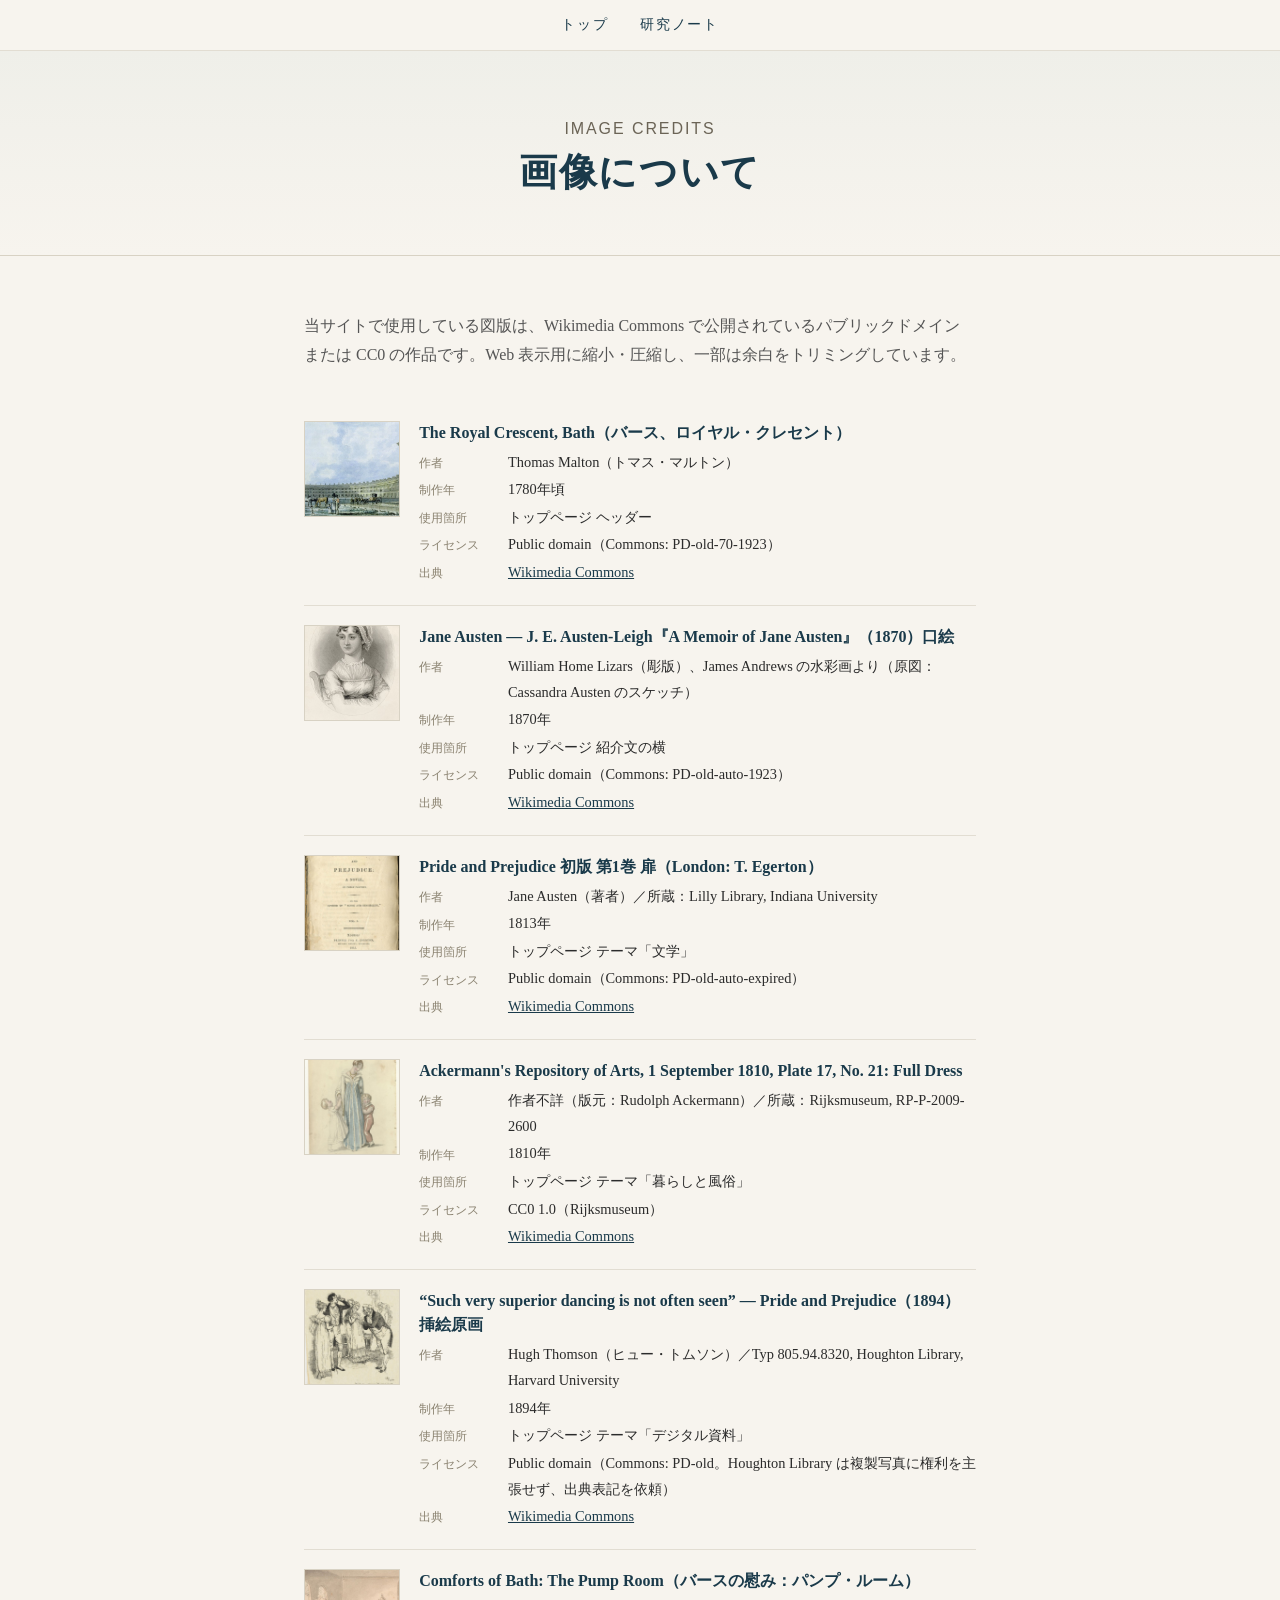
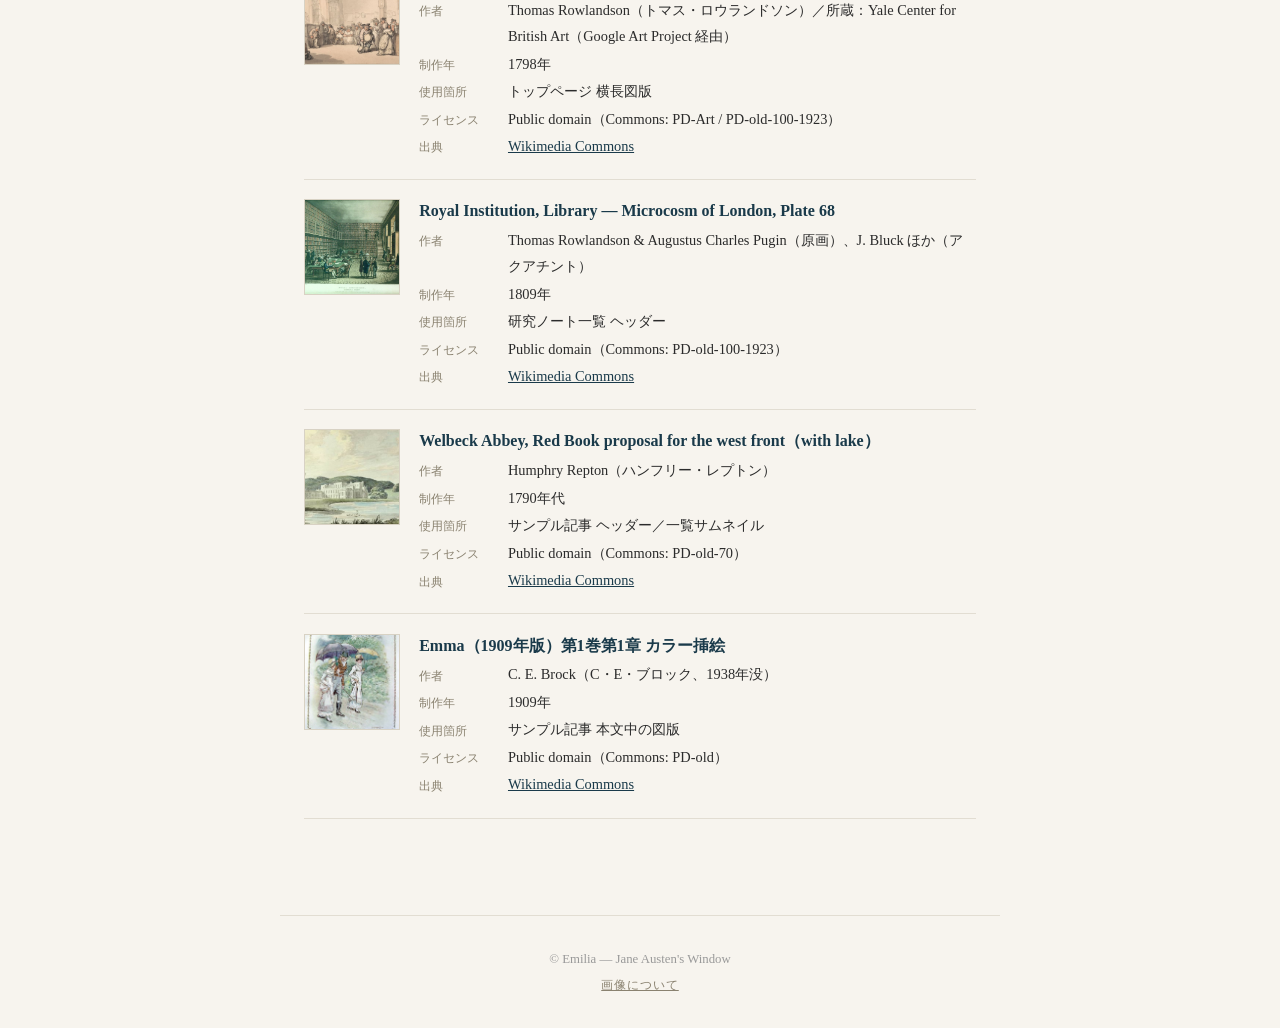
<file: credits/index.html>
<!DOCTYPE html>
<html lang="ja">
<head>
  <meta charset="UTF-8" />
  <meta name="viewport" content="width=device-width, initial-scale=1.0" />
  <title>画像について（図版クレジット） — リージェンシー時代の文学と文化 — Emilia</title>
  <meta name="description" content="当サイトで使用している図版（パブリックドメイン・CC0）の作品名・作者・制作年・出典・ライセンスの一覧です。" />
  <link rel="canonical" href="https://emmilia-sato.vercel.app/credits/" />
  <meta name="author" content="Emilia" />
  <meta name="theme-color" content="#f7f4ee" />

  <!-- Open Graph / Twitter -->
  <meta property="og:type" content="website" />
  <meta property="og:site_name" content="リージェンシー時代の文学と文化 — Emilia" />
  <meta property="og:locale" content="ja_JP" />
  <meta property="og:title" content="画像について（図版クレジット） — リージェンシー時代の文学と文化 — Emilia" />
  <meta property="og:description" content="当サイトで使用している図版（パブリックドメイン・CC0）の作品名・作者・制作年・出典・ライセンスの一覧です。" />
  <meta property="og:url" content="https://emmilia-sato.vercel.app/credits/" />
  <meta property="og:image" content="https://emmilia-sato.vercel.app/assets/img/og-top.jpg" />
  <meta property="og:image:width" content="1200" />
  <meta property="og:image:height" content="630" />
  <meta property="og:image:alt" content="トマス・マルトンによるバースのロイヤル・クレセントの水彩画（1780年頃）" />
  <meta name="twitter:card" content="summary_large_image" />
  <meta name="twitter:title" content="画像について（図版クレジット） — リージェンシー時代の文学と文化 — Emilia" />
  <meta name="twitter:description" content="当サイトで使用している図版（パブリックドメイン・CC0）の作品名・作者・制作年・出典・ライセンスの一覧です。" />
  <meta name="twitter:image" content="https://emmilia-sato.vercel.app/assets/img/og-top.jpg" />
  <meta name="twitter:image:alt" content="トマス・マルトンによるバースのロイヤル・クレセントの水彩画（1780年頃）" />

  <link rel="icon" href="/favicon-32.png" sizes="32x32" type="image/png" />
  <link rel="icon" href="/favicon.svg" type="image/svg+xml" />
  <link rel="apple-touch-icon" href="/apple-touch-icon.png" />
  <link rel="stylesheet" href="/assets/site.css" />
  <script type="application/ld+json">
{
  "@context": "https://schema.org",
  "@type": "WebPage",
  "url": "https://emmilia-sato.vercel.app/credits/",
  "name": "画像について",
  "inLanguage": "ja",
  "isPartOf": {
    "@id": "https://emmilia-sato.vercel.app/#website"
  }
}
  </script>
</head>
<body>

  <nav class="site-nav" aria-label="サイト内ナビゲーション">
    <ul>
      <li><a href="/">トップ</a></li>
      <li><a href="/notes/">研究ノート</a></li>
    </ul>
  </nav>

  <header class="hero">
    <p class="sub">Image Credits</p>
    <h1>画像について</h1>
  </header>

  <main class="main">
    <p style="margin-bottom:2rem;color:#555;">当サイトで使用している図版は、Wikimedia Commons で公開されているパブリックドメインまたは CC0 の作品です。Web 表示用に縮小・圧縮し、一部は余白をトリミングしています。</p>
    <ul class="credits-list">
      <li id="royal-crescent" tabindex="-1">
        <img src="/assets/img/hero-royal-crescent-800.jpg" width="96" height="96" loading="lazy" decoding="async" alt="" />
        <div>
          <h2>The Royal Crescent, Bath（バース、ロイヤル・クレセント）</h2>
          <dl>
            <dt>作者</dt><dd>Thomas Malton（トマス・マルトン）</dd>
            <dt>制作年</dt><dd>1780年頃</dd>
            <dt>使用箇所</dt><dd>トップページ ヘッダー</dd>
            <dt>ライセンス</dt><dd>Public domain（Commons: PD-old-70-1923）</dd>
            <dt>出典</dt><dd><a href="https://commons.wikimedia.org/wiki/File:Royal_Crescent_Thomas_Malton_1780.jpg" rel="noopener">Wikimedia Commons</a></dd>
          </dl>
        </div>
      </li>
      <li id="jane-austen" tabindex="-1">
        <img src="/assets/img/portrait-jane-austen-1870.jpg" width="96" height="96" loading="lazy" decoding="async" alt="" />
        <div>
          <h2>Jane Austen — J. E. Austen-Leigh『A Memoir of Jane Austen』（1870）口絵</h2>
          <dl>
            <dt>作者</dt><dd>William Home Lizars（彫版）、James Andrews の水彩画より（原図：Cassandra Austen のスケッチ）</dd>
            <dt>制作年</dt><dd>1870年</dd>
            <dt>使用箇所</dt><dd>トップページ 紹介文の横</dd>
            <dt>ライセンス</dt><dd>Public domain（Commons: PD-old-auto-1923）</dd>
            <dt>出典</dt><dd><a href="https://commons.wikimedia.org/wiki/File:Jane_Austen,_from_A_Memoir_of_Jane_Austen_(1870).jpg" rel="noopener">Wikimedia Commons</a></dd>
          </dl>
        </div>
      </li>
      <li id="pride-and-prejudice" tabindex="-1">
        <img src="/assets/img/card-pp-title-page.jpg" width="96" height="96" loading="lazy" decoding="async" alt="" />
        <div>
          <h2>Pride and Prejudice 初版 第1巻 扉（London: T. Egerton）</h2>
          <dl>
            <dt>作者</dt><dd>Jane Austen（著者）／所蔵：Lilly Library, Indiana University</dd>
            <dt>制作年</dt><dd>1813年</dd>
            <dt>使用箇所</dt><dd>トップページ テーマ「文学」</dd>
            <dt>ライセンス</dt><dd>Public domain（Commons: PD-old-auto-expired）</dd>
            <dt>出典</dt><dd><a href="https://commons.wikimedia.org/wiki/File:PrideAndPrejudiceTitlePage.jpg" rel="noopener">Wikimedia Commons</a></dd>
          </dl>
        </div>
      </li>
      <li id="ackermann" tabindex="-1">
        <img src="/assets/img/card-ackermann-1810.jpg" width="96" height="96" loading="lazy" decoding="async" alt="" />
        <div>
          <h2>Ackermann&#x27;s Repository of Arts, 1 September 1810, Plate 17, No. 21: Full Dress</h2>
          <dl>
            <dt>作者</dt><dd>作者不詳（版元：Rudolph Ackermann）／所蔵：Rijksmuseum, RP-P-2009-2600</dd>
            <dt>制作年</dt><dd>1810年</dd>
            <dt>使用箇所</dt><dd>トップページ テーマ「暮らしと風俗」</dd>
            <dt>ライセンス</dt><dd>CC0 1.0（Rijksmuseum）</dd>
            <dt>出典</dt><dd><a href="https://commons.wikimedia.org/wiki/File:Ackermann%27s_Repository_of_Arts,_1_september_1810,_Plate_17,_Vol._4,_No._21_Full_Dress.,_RP-P-2009-2600.jpg" rel="noopener">Wikimedia Commons</a></dd>
          </dl>
        </div>
      </li>
      <li id="thomson" tabindex="-1">
        <img src="/assets/img/card-thomson-dancing.jpg" width="96" height="96" loading="lazy" decoding="async" alt="" />
        <div>
          <h2>“Such very superior dancing is not often seen” — Pride and Prejudice（1894）挿絵原画</h2>
          <dl>
            <dt>作者</dt><dd>Hugh Thomson（ヒュー・トムソン）／Typ 805.94.8320, Houghton Library, Harvard University</dd>
            <dt>制作年</dt><dd>1894年</dd>
            <dt>使用箇所</dt><dd>トップページ テーマ「デジタル資料」</dd>
            <dt>ライセンス</dt><dd>Public domain（Commons: PD-old。Houghton Library は複製写真に権利を主張せず、出典表記を依頼）</dd>
            <dt>出典</dt><dd><a href="https://commons.wikimedia.org/wiki/File:Houghton_Typ_805.94.8320_-_Pride_and_Prejudice,_1894,_Hugh_Thomson_-_superior_dancing.jpg" rel="noopener">Wikimedia Commons</a></dd>
          </dl>
        </div>
      </li>
      <li id="pump-room" tabindex="-1">
        <img src="/assets/img/band-pump-room-800.jpg" width="96" height="96" loading="lazy" decoding="async" alt="" />
        <div>
          <h2>Comforts of Bath: The Pump Room（バースの慰み：パンプ・ルーム）</h2>
          <dl>
            <dt>作者</dt><dd>Thomas Rowlandson（トマス・ロウランドソン）／所蔵：Yale Center for British Art（Google Art Project 経由）</dd>
            <dt>制作年</dt><dd>1798年</dd>
            <dt>使用箇所</dt><dd>トップページ 横長図版</dd>
            <dt>ライセンス</dt><dd>Public domain（Commons: PD-Art / PD-old-100-1923）</dd>
            <dt>出典</dt><dd><a href="https://commons.wikimedia.org/wiki/File:Thomas_Rowlandson_-_Comforts_of_Bath-_The_Pump_Room_-_Google_Art_Project.jpg" rel="noopener">Wikimedia Commons</a></dd>
          </dl>
        </div>
      </li>
      <li id="royal-institution" tabindex="-1">
        <img src="/assets/img/notes-hero-library-800.jpg" width="96" height="96" loading="lazy" decoding="async" alt="" />
        <div>
          <h2>Royal Institution, Library — Microcosm of London, Plate 68</h2>
          <dl>
            <dt>作者</dt><dd>Thomas Rowlandson &amp; Augustus Charles Pugin（原画）、J. Bluck ほか（アクアチント）</dd>
            <dt>制作年</dt><dd>1809年</dd>
            <dt>使用箇所</dt><dd>研究ノート一覧 ヘッダー</dd>
            <dt>ライセンス</dt><dd>Public domain（Commons: PD-old-100-1923）</dd>
            <dt>出典</dt><dd><a href="https://commons.wikimedia.org/wiki/File:Microcosm_of_London_Plate_068_-_Royal_Institution_-_Library.jpg" rel="noopener">Wikimedia Commons</a></dd>
          </dl>
        </div>
      </li>
      <li id="welbeck-abbey" tabindex="-1">
        <img src="/assets/img/sample-welbeck-repton-480.jpg" width="96" height="96" loading="lazy" decoding="async" alt="" />
        <div>
          <h2>Welbeck Abbey, Red Book proposal for the west front（with lake）</h2>
          <dl>
            <dt>作者</dt><dd>Humphry Repton（ハンフリー・レプトン）</dd>
            <dt>制作年</dt><dd>1790年代</dd>
            <dt>使用箇所</dt><dd>サンプル記事 ヘッダー／一覧サムネイル</dd>
            <dt>ライセンス</dt><dd>Public domain（Commons: PD-old-70）</dd>
            <dt>出典</dt><dd><a href="https://commons.wikimedia.org/wiki/File:Welbeck_Abbey_Red_Book_Proposal_by_Humphry_Repton_with_lake.jpg" rel="noopener">Wikimedia Commons</a></dd>
          </dl>
        </div>
      </li>
      <li id="emma-brock" tabindex="-1">
        <img src="/assets/img/sample-emma-brock.jpg" width="96" height="96" loading="lazy" decoding="async" alt="" />
        <div>
          <h2>Emma（1909年版）第1巻第1章 カラー挿絵</h2>
          <dl>
            <dt>作者</dt><dd>C. E. Brock（C・E・ブロック、1938年没）</dd>
            <dt>制作年</dt><dd>1909年</dd>
            <dt>使用箇所</dt><dd>サンプル記事 本文中の図版</dd>
            <dt>ライセンス</dt><dd>Public domain（Commons: PD-old）</dd>
            <dt>出典</dt><dd><a href="https://commons.wikimedia.org/wiki/File:Emma_CE_Brock_1909_Vol_I_chapter_I.jpg" rel="noopener">Wikimedia Commons</a></dd>
          </dl>
        </div>
      </li>
    </ul>
  </main>

  <footer class="footer">
    © Emilia — Jane Austen's Window
    <span class="credits-link"><a href="/credits/" aria-current="page">画像について</a></span>
  </footer>

</body>
</html>
</file>
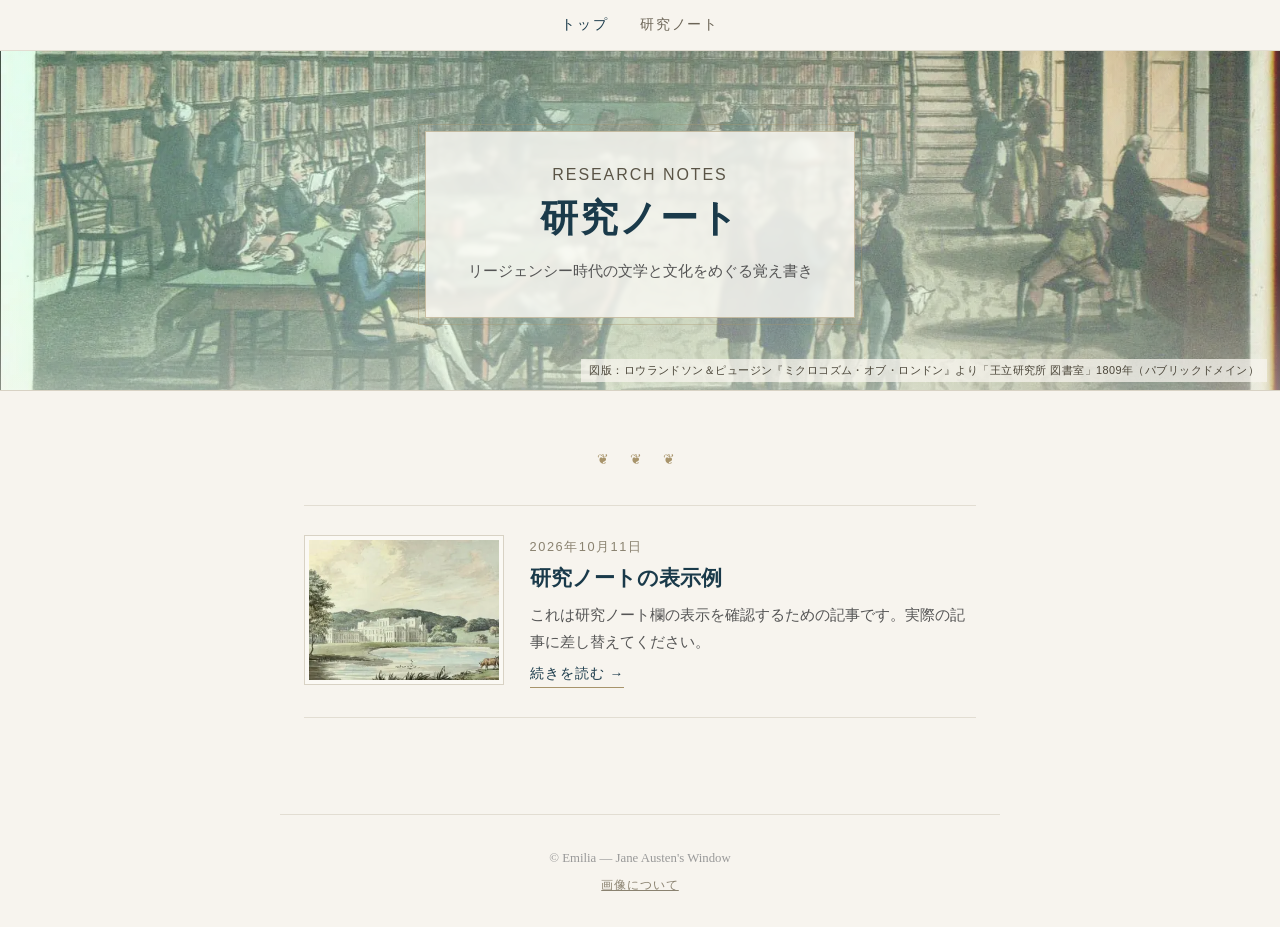
<file: notes/index.html>
<!DOCTYPE html>
<html lang="ja">
<head>
  <meta charset="UTF-8" />
  <meta name="viewport" content="width=device-width, initial-scale=1.0" />
  <title>研究ノート — リージェンシー時代の文学と文化 — Emilia</title>
  <meta name="description" content="ジェイン・オースティンをはじめとする18世紀末〜19世紀初頭の英国文学と、リージェンシー時代の文化をめぐる研究ノートの一覧です。" />
  <link rel="canonical" href="https://emmilia-sato.vercel.app/notes/" />
  <meta name="author" content="Emilia" />
  <meta name="theme-color" content="#f7f4ee" />

  <!-- Open Graph / Twitter -->
  <meta property="og:type" content="website" />
  <meta property="og:site_name" content="リージェンシー時代の文学と文化 — Emilia" />
  <meta property="og:locale" content="ja_JP" />
  <meta property="og:title" content="研究ノート — リージェンシー時代の文学と文化 — Emilia" />
  <meta property="og:description" content="ジェイン・オースティンをはじめとする18世紀末〜19世紀初頭の英国文学と、リージェンシー時代の文化をめぐる研究ノートの一覧です。" />
  <meta property="og:url" content="https://emmilia-sato.vercel.app/notes/" />
  <meta property="og:image" content="https://emmilia-sato.vercel.app/assets/img/og-notes.jpg" />
  <meta property="og:image:width" content="1200" />
  <meta property="og:image:height" content="630" />
  <meta property="og:image:alt" content="『ミクロコズム・オブ・ロンドン』（1809年）より、王立研究所の図書室の銅版画" />
  <meta name="twitter:card" content="summary_large_image" />
  <meta name="twitter:title" content="研究ノート — リージェンシー時代の文学と文化 — Emilia" />
  <meta name="twitter:description" content="ジェイン・オースティンをはじめとする18世紀末〜19世紀初頭の英国文学と、リージェンシー時代の文化をめぐる研究ノートの一覧です。" />
  <meta name="twitter:image" content="https://emmilia-sato.vercel.app/assets/img/og-notes.jpg" />
  <meta name="twitter:image:alt" content="『ミクロコズム・オブ・ロンドン』（1809年）より、王立研究所の図書室の銅版画" />

  <link rel="icon" href="/favicon-32.png" sizes="32x32" type="image/png" />
  <link rel="icon" href="/favicon.svg" type="image/svg+xml" />
  <link rel="apple-touch-icon" href="/apple-touch-icon.png" />
  <link rel="preload" as="image" href="/assets/img/notes-hero-library.webp" imagesrcset="/assets/img/notes-hero-library-800.webp 800w, /assets/img/notes-hero-library.webp 1600w" imagesizes="100vw" type="image/webp" fetchpriority="high" />
  <link rel="stylesheet" href="/assets/site.css" />
  <script type="application/ld+json">
{
  "@context": "https://schema.org",
  "@type": "Blog",
  "@id": "https://emmilia-sato.vercel.app/notes/#blog",
  "url": "https://emmilia-sato.vercel.app/notes/",
  "name": "研究ノート — リージェンシー時代の文学と文化",
  "description": "リージェンシー時代の文学と文化をめぐる覚え書き。",
  "inLanguage": "ja",
  "isPartOf": {
    "@type": "WebSite",
    "@id": "https://emmilia-sato.vercel.app/#website",
    "url": "https://emmilia-sato.vercel.app/"
  },
  "author": {
    "@type": "Person",
    "@id": "https://emmilia-sato.vercel.app/#person",
    "name": "Emilia",
    "url": "https://emmilia-sato.vercel.app/"
  },
  "publisher": {
    "@type": "Person",
    "@id": "https://emmilia-sato.vercel.app/#person",
    "name": "Emilia",
    "url": "https://emmilia-sato.vercel.app/"
  },
  "image": "https://emmilia-sato.vercel.app/assets/img/og-notes.jpg"
}
  </script>
</head>
<body>

  <nav class="site-nav" aria-label="サイト内ナビゲーション">
    <ul>
      <li><a href="/">トップ</a></li>
      <li><a href="/notes/" aria-current="page">研究ノート</a></li>
    </ul>
  </nav>

  <header class="hero has-image compact">
    <picture class="hero-media">
      <source type="image/webp" srcset="/assets/img/notes-hero-library-800.webp 800w, /assets/img/notes-hero-library.webp 1600w" sizes="100vw" />
      <img src="/assets/img/notes-hero-library.jpg" srcset="/assets/img/notes-hero-library-800.jpg 800w, /assets/img/notes-hero-library.jpg 1600w" sizes="100vw" width="1600" height="1262" fetchpriority="high"
           alt="『ミクロコズム・オブ・ロンドン』（1809年）の銅版画より、王立研究所の図書室。壁一面の書架と、机で本を読む人々。" />
    </picture>
    <div class="hero-panel">
      <p class="sub">Research Notes</p>
      <h1>研究ノート</h1>
      <p class="lead">リージェンシー時代の文学と文化をめぐる覚え書き</p>
    </div>
    <p class="hero-credit">図版：ロウランドソン＆ピュージン『ミクロコズム・オブ・ロンドン』より「王立研究所 図書室」1809年（パブリックドメイン）</p>
  </header>

  <main class="main">
    <p class="ornament" aria-hidden="true">❦ ❦ ❦</p>

    <!--
      記事一覧（新しい順）。新しい記事は <ol class="note-list"> のすぐ下（先頭）に
      <li class="note-item"> ... </li> のブロックを1つ追加してください。
      サムネイルと見出しは、どちらも同じ記事へのリンクにします。
      サムネイル画像がない場合は /assets/img/placeholder.svg を指定できます。
    -->
    <ol class="note-list" reversed>
      <li class="note-item">
        <a class="note-thumb" href="/notes/sample-article/" aria-label="研究ノートの表示例">
          <picture>
            <source type="image/webp" srcset="/assets/img/sample-welbeck-repton-480.webp" />
            <img src="/assets/img/sample-welbeck-repton-480.jpg" width="480" height="256" loading="lazy" decoding="async" alt="" />
          </picture>
        </a>
        <div>
          <time datetime="2026-10-11">2026年10月11日</time>
          <h2><a href="/notes/sample-article/">研究ノートの表示例</a></h2>
          <p>これは研究ノート欄の表示を確認するための記事です。実際の記事に差し替えてください。</p>
          <a class="more" href="/notes/sample-article/">続きを読む &rarr;</a>
        </div>
      </li>
    </ol>
  </main>

  <footer class="footer">
    © Emilia — Jane Austen's Window
    <span class="credits-link"><a href="/credits/">画像について</a></span>
  </footer>

</body>
</html>
</file>
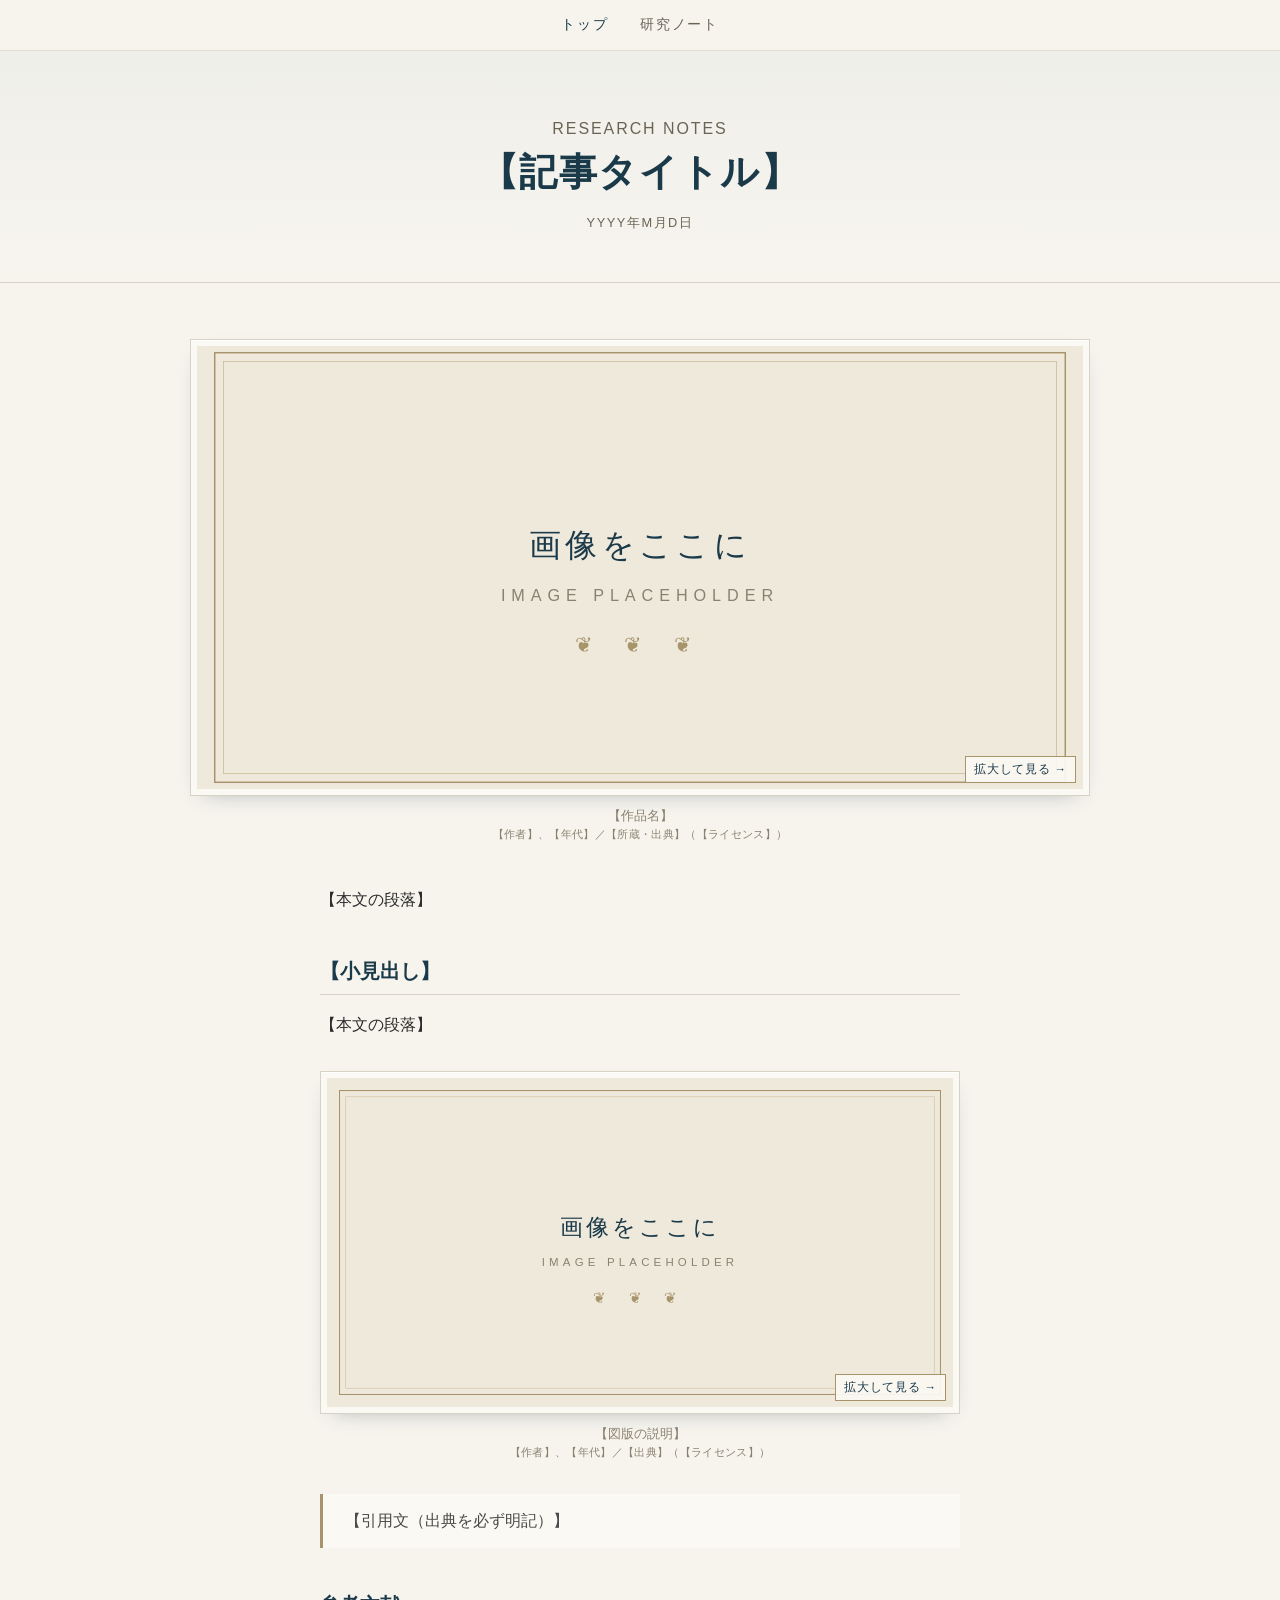
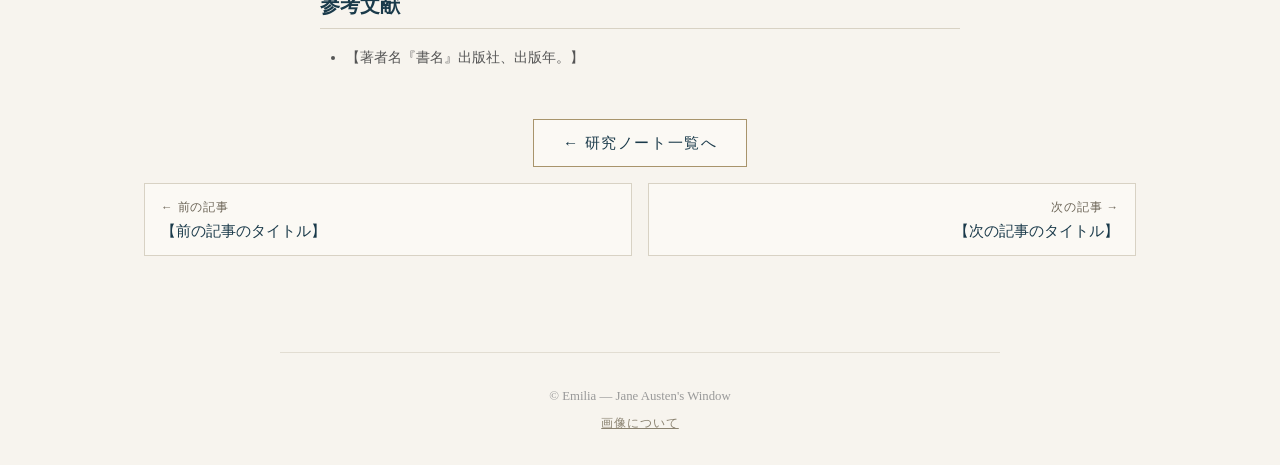
<file: notes/_template/index.html>
<!DOCTYPE html>
<html lang="ja">
<head>
  <meta charset="UTF-8" />
  <meta name="viewport" content="width=device-width, initial-scale=1.0" />
  <!--
    ▼ このテンプレートで書き換える箇所（すべて「【 】」または SLUG / YYYY-MM-DD で示しています）
      - <title>・description・og:title・og:description・twitter:*（同じ内容）
      - canonical / og:url の SLUG を記事フォルダ名に（例: /notes/2026-11-my-note/）
      - og:image：記事用の 1200×630 の画像（なければ og-notes.jpg のままで可）
      - article:published_time と JSON-LD の日付・見出し・画像
      - ヘッダー画像・本文図版の href（拡大する画像ファイル）と alt・キャプション
      - 前後の記事リンク（実在する記事だけ残し、無い側の a は削除）
      - 公開する記事では次の noindex の行を削除
  -->
  <meta name="robots" content="noindex, follow" />
  <title>【記事タイトル】 — 研究ノート — Emilia</title>
  <meta name="description" content="【記事の短い説明（80〜120字程度）】" />
  <link rel="canonical" href="https://emmilia-sato.vercel.app/notes/SLUG/" />
  <meta name="author" content="Emilia" />
  <meta name="theme-color" content="#f7f4ee" />

  <!-- Open Graph / Twitter -->
  <meta property="og:type" content="article" />
  <meta property="og:site_name" content="リージェンシー時代の文学と文化 — Emilia" />
  <meta property="og:locale" content="ja_JP" />
  <meta property="og:title" content="【記事タイトル】 — 研究ノート — Emilia" />
  <meta property="og:description" content="【記事の短い説明（80〜120字程度）】" />
  <meta property="og:url" content="https://emmilia-sato.vercel.app/notes/SLUG/" />
  <meta property="og:image" content="https://emmilia-sato.vercel.app/assets/img/og-notes.jpg" />
  <meta property="og:image:width" content="1200" />
  <meta property="og:image:height" content="630" />
  <meta property="og:image:alt" content="【OG画像の説明】" />
  <meta name="twitter:card" content="summary_large_image" />
  <meta name="twitter:title" content="【記事タイトル】 — 研究ノート — Emilia" />
  <meta name="twitter:description" content="【記事の短い説明（80〜120字程度）】" />
  <meta name="twitter:image" content="https://emmilia-sato.vercel.app/assets/img/og-notes.jpg" />
  <meta name="twitter:image:alt" content="【OG画像の説明】" />

  <link rel="icon" href="/favicon-32.png" sizes="32x32" type="image/png" />
  <link rel="icon" href="/favicon.svg" type="image/svg+xml" />
  <link rel="apple-touch-icon" href="/apple-touch-icon.png" />
  <meta property="article:published_time" content="YYYY-MM-DD" />
  <link rel="stylesheet" href="/assets/site.css" />
  <script type="application/ld+json">
{
  "@context": "https://schema.org",
  "@type": "BlogPosting",
  "@id": "https://emmilia-sato.vercel.app/notes/SLUG/#article",
  "mainEntityOfPage": "https://emmilia-sato.vercel.app/notes/SLUG/",
  "url": "https://emmilia-sato.vercel.app/notes/SLUG/",
  "headline": "【記事タイトル】",
  "description": "【記事の短い説明】",
  "datePublished": "YYYY-MM-DD",
  "dateModified": "YYYY-MM-DD",
  "inLanguage": "ja",
  "image": "https://emmilia-sato.vercel.app/assets/img/og-notes.jpg",
  "author": {
    "@type": "Person",
    "@id": "https://emmilia-sato.vercel.app/#person",
    "name": "Emilia",
    "url": "https://emmilia-sato.vercel.app/"
  },
  "publisher": {
    "@type": "Person",
    "@id": "https://emmilia-sato.vercel.app/#person",
    "name": "Emilia",
    "url": "https://emmilia-sato.vercel.app/"
  },
  "isPartOf": {
    "@type": "Blog",
    "@id": "https://emmilia-sato.vercel.app/notes/#blog",
    "url": "https://emmilia-sato.vercel.app/notes/"
  }
}
  </script>
</head>
<body>

  <nav class="site-nav" aria-label="サイト内ナビゲーション">
    <ul>
      <li><a href="/">トップ</a></li>
      <li><a href="/notes/" aria-current="page">研究ノート</a></li>
    </ul>
  </nav>

  <header class="hero">
    <p class="sub">Research Notes</p>
    <!-- ▼ 記事タイトル -->
    <h1>【記事タイトル】</h1>
    <!-- ▼ 公開日（datetime は YYYY-MM-DD 形式） -->
    <p class="article-meta"><time datetime="YYYY-MM-DD">YYYY年M月D日</time></p>
  </header>

  <main class="main wide">

    <!--
      ▼ 記事冒頭の画像（ヘッダー画像）
      - 画像は /assets/img/ に置き、横長（目安：幅 900〜1600px）の JPEG/WebP にします。
      - alt には画像の内容を日本語で簡潔に書きます。
      - a.zoomable の href は、拡大表示する画像ファイルにします（クリックで拡大。スクリプトが無いときはその画像を開きます）。
      - figcaption に作品名と、.credit に作者・年代・所蔵/出典・ライセンスを書きます。
      - 使った画像は /assets/img/CREDITS.md と /credits/index.html にも追記してください。
      - 画像を使わない場合は <figure> ごと削除します。
    -->
    <figure class="article-header-figure framed">
      <a class="zoomable" href="/assets/img/placeholder.svg">
        <span class="figure-media">
          <img src="/assets/img/placeholder.svg" width="1200" height="630" alt="【画像の内容の説明】" />
        </span>
        <span class="see-cue">拡大して見る →</span>
      </a>
      <figcaption>【作品名】<span class="credit">【作者】、【年代】／【所蔵・出典】（【ライセンス】）</span></figcaption>
    </figure>

    <article class="article-body">
      <!-- ▼ 本文。段落は <p>、小見出しは <h2>/<h3>、引用は <blockquote> を使います -->
      <p>【本文の段落】</p>

      <h2>【小見出し】</h2>
      <p>【本文の段落】</p>

      <!--
        ▼ 本文中の図版（中央配置）。右寄せにしたい場合は class="framed float-right" にします
          （スマートフォンでは自動的に中央配置になります）。
          本文中の画像には loading="lazy" を付けてください。
      -->
      <figure class="framed">
        <a class="zoomable" href="/assets/img/placeholder.svg">
          <span class="figure-media">
            <img src="/assets/img/placeholder.svg" width="1200" height="630" loading="lazy" decoding="async" alt="【画像の内容の説明】" />
          </span>
          <span class="see-cue">拡大して見る →</span>
        </a>
        <figcaption>【図版の説明】<span class="credit">【作者】、【年代】／【出典】（【ライセンス】）</span></figcaption>
      </figure>

      <blockquote>
        <p>【引用文（出典を必ず明記）】</p>
      </blockquote>

      <!-- ▼ 参考文献（不要なら h2 ごと削除） -->
      <h2>参考文献</h2>
      <ul class="references">
        <li>【著者名『書名』出版社、出版年。】</li>
      </ul>
    </article>

    <!--
      ▼ 記事の移動
      - 「研究ノート一覧へ」はそのまま残します。
      - 前の記事・次の記事は、実在する記事があるときだけ残し、href とタイトルをその記事に書き換えます。
      - 無い側の <a class="pager-prev"> または <a class="pager-next"> は削除してください。存在しない URL は書かないでください。
    -->
    <nav class="article-nav" aria-label="記事の移動">
      <a class="pager-prev" href="/notes/OLDER-SLUG/" rel="prev">
        <span class="pager-kicker">← 前の記事</span>
        <span class="pager-title">【前の記事のタイトル】</span>
      </a>
      <p class="back-link"><a href="/notes/">← 研究ノート一覧へ</a></p>
      <a class="pager-next" href="/notes/NEWER-SLUG/" rel="next">
        <span class="pager-kicker">次の記事 →</span>
        <span class="pager-title">【次の記事のタイトル】</span>
      </a>
    </nav>
  </main>

  <footer class="footer">
    © Emilia — Jane Austen's Window
    <span class="credits-link"><a href="/credits/">画像について</a></span>
  </footer>
  <script src="/assets/lightbox.js"></script>

</body>
</html>
</file>
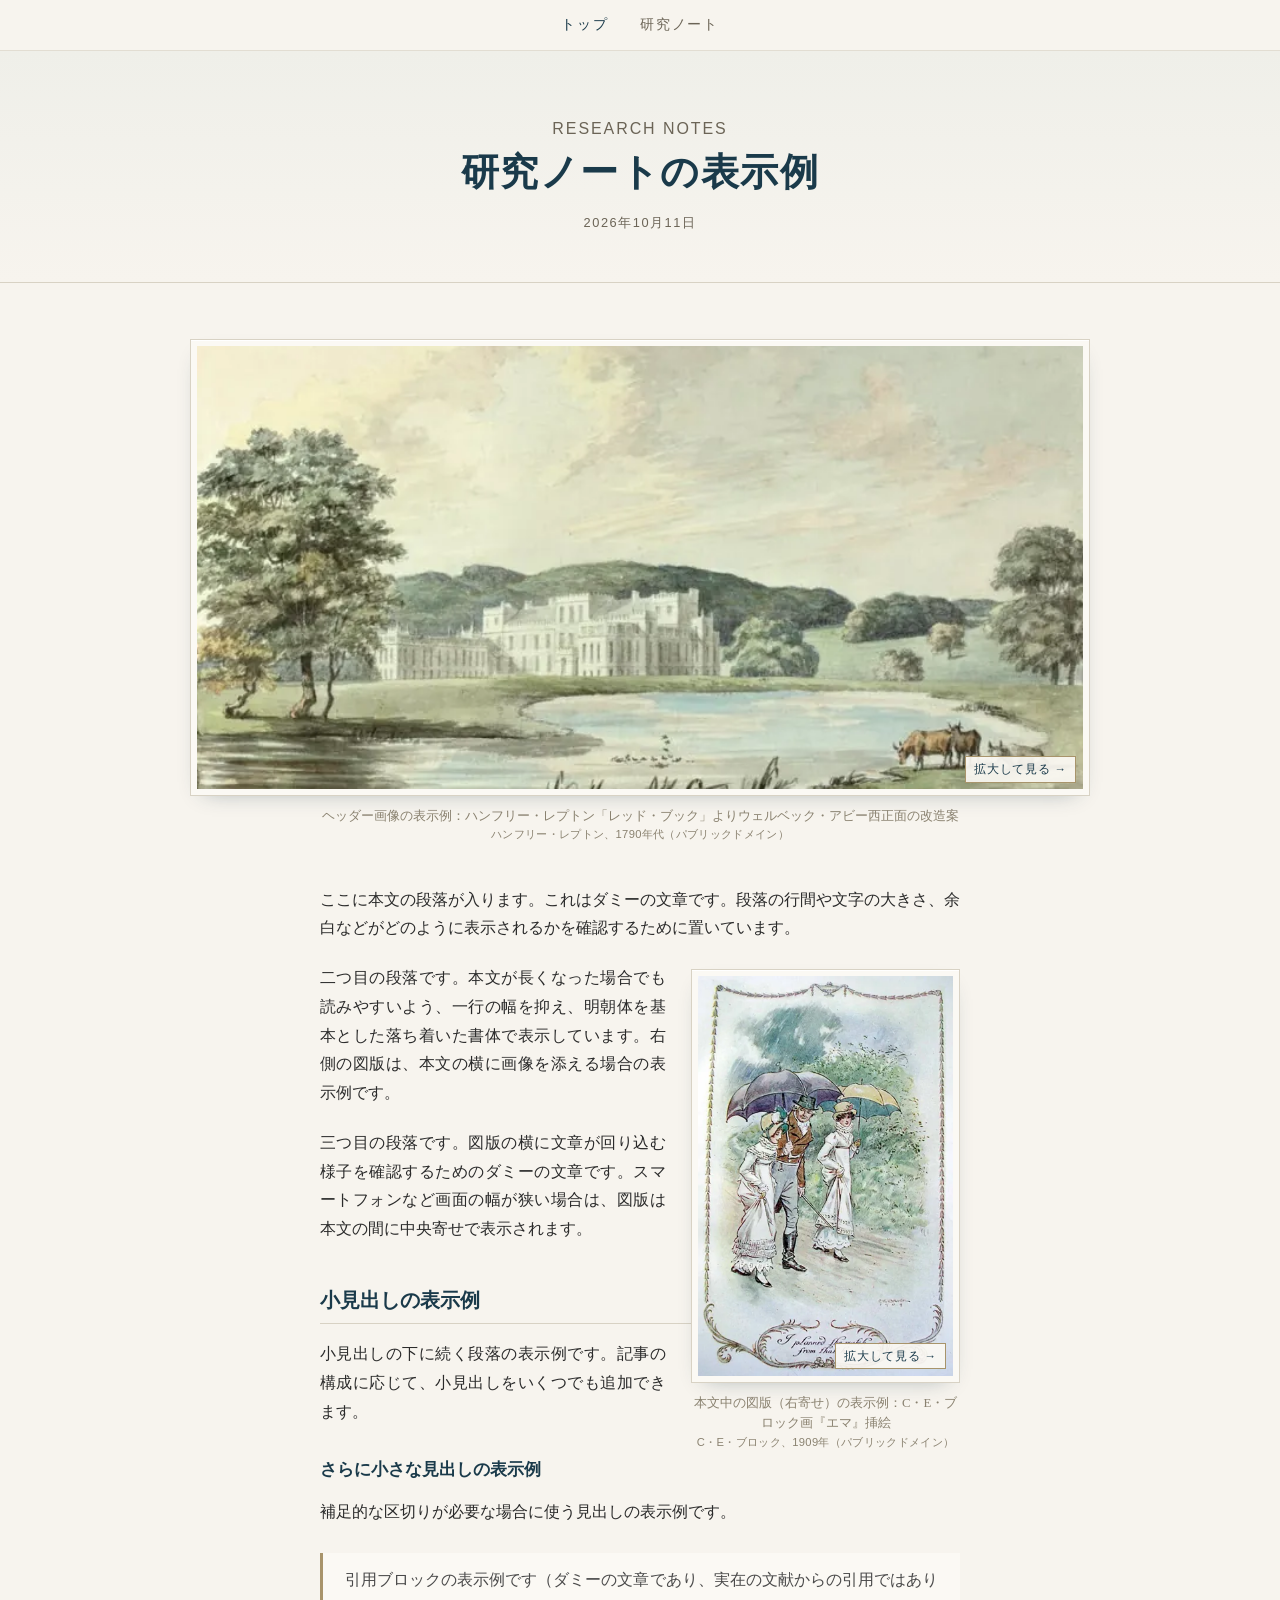
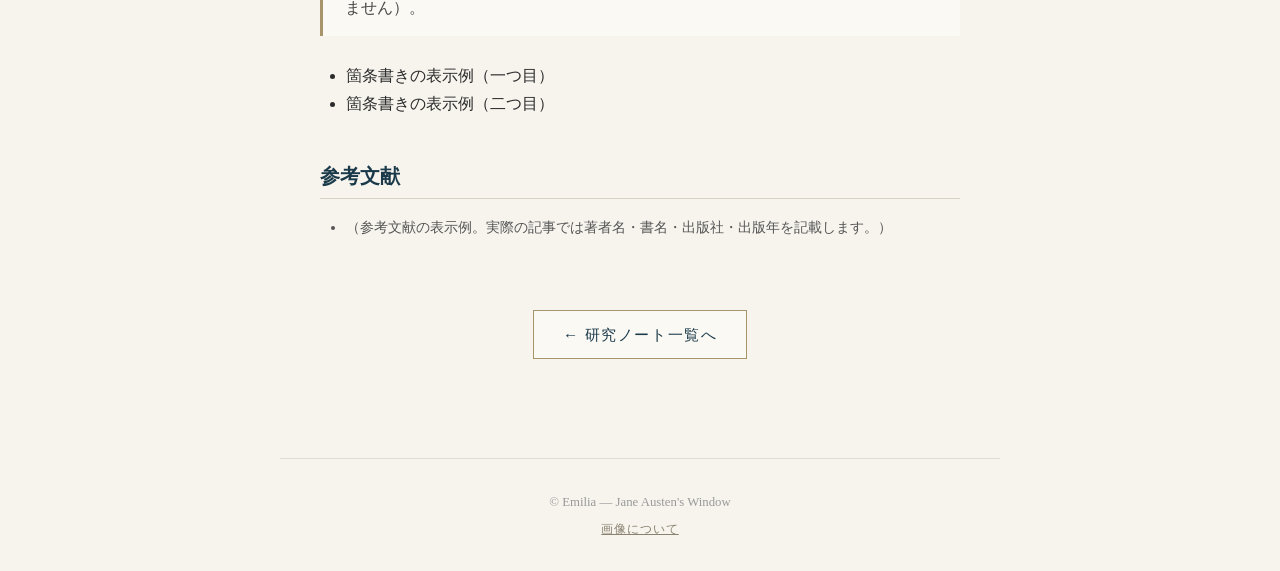
<file: notes/sample-article/index.html>
<!DOCTYPE html>
<html lang="ja">
<head>
  <meta charset="UTF-8" />
  <meta name="viewport" content="width=device-width, initial-scale=1.0" />
  <meta name="robots" content="noindex, follow" />
  <title>研究ノートの表示例 — 研究ノート — Emilia</title>
  <meta name="description" content="研究ノート欄の表示を確認するための記事です。本文は仮の文章です。" />
  <link rel="canonical" href="https://emmilia-sato.vercel.app/notes/sample-article/" />
  <meta name="author" content="Emilia" />
  <meta name="theme-color" content="#f7f4ee" />

  <!-- Open Graph / Twitter -->
  <meta property="og:type" content="article" />
  <meta property="og:site_name" content="リージェンシー時代の文学と文化 — Emilia" />
  <meta property="og:locale" content="ja_JP" />
  <meta property="og:title" content="研究ノートの表示例 — 研究ノート — Emilia" />
  <meta property="og:description" content="研究ノート欄の表示を確認するための記事です。本文は仮の文章です。" />
  <meta property="og:url" content="https://emmilia-sato.vercel.app/notes/sample-article/" />
  <meta property="og:image" content="https://emmilia-sato.vercel.app/assets/img/og-sample.jpg" />
  <meta property="og:image:width" content="1200" />
  <meta property="og:image:height" content="630" />
  <meta property="og:image:alt" content="ハンフリー・レプトンによるウェルベック・アビーの水彩画（1790年代）" />
  <meta name="twitter:card" content="summary_large_image" />
  <meta name="twitter:title" content="研究ノートの表示例 — 研究ノート — Emilia" />
  <meta name="twitter:description" content="研究ノート欄の表示を確認するための記事です。本文は仮の文章です。" />
  <meta name="twitter:image" content="https://emmilia-sato.vercel.app/assets/img/og-sample.jpg" />
  <meta name="twitter:image:alt" content="ハンフリー・レプトンによるウェルベック・アビーの水彩画（1790年代）" />

  <link rel="icon" href="/favicon-32.png" sizes="32x32" type="image/png" />
  <link rel="icon" href="/favicon.svg" type="image/svg+xml" />
  <link rel="apple-touch-icon" href="/apple-touch-icon.png" />
  <meta property="article:published_time" content="2026-10-11" />
  <link rel="stylesheet" href="/assets/site.css" />
  <script type="application/ld+json">
{
  "@context": "https://schema.org",
  "@type": "BlogPosting",
  "@id": "https://emmilia-sato.vercel.app/notes/sample-article/#article",
  "mainEntityOfPage": "https://emmilia-sato.vercel.app/notes/sample-article/",
  "url": "https://emmilia-sato.vercel.app/notes/sample-article/",
  "headline": "研究ノートの表示例",
  "description": "研究ノート欄の表示を確認するための記事です。本文は仮の文章です。",
  "datePublished": "2026-10-11",
  "dateModified": "2026-10-11",
  "inLanguage": "ja",
  "image": "https://emmilia-sato.vercel.app/assets/img/og-sample.jpg",
  "author": {
    "@type": "Person",
    "@id": "https://emmilia-sato.vercel.app/#person",
    "name": "Emilia",
    "url": "https://emmilia-sato.vercel.app/"
  },
  "publisher": {
    "@type": "Person",
    "@id": "https://emmilia-sato.vercel.app/#person",
    "name": "Emilia",
    "url": "https://emmilia-sato.vercel.app/"
  },
  "isPartOf": {
    "@type": "Blog",
    "@id": "https://emmilia-sato.vercel.app/notes/#blog",
    "url": "https://emmilia-sato.vercel.app/notes/"
  }
}
  </script>
</head>
<body>

  <nav class="site-nav" aria-label="サイト内ナビゲーション">
    <ul>
      <li><a href="/">トップ</a></li>
      <li><a href="/notes/" aria-current="page">研究ノート</a></li>
    </ul>
  </nav>

  <header class="hero">
    <p class="sub">Research Notes</p>
    <h1>研究ノートの表示例</h1>
    <p class="article-meta"><time datetime="2026-10-11">2026年10月11日</time></p>
  </header>

  <main class="main wide">

    <figure class="article-header-figure framed">
      <a class="zoomable" href="/assets/img/sample-welbeck-repton.jpg">
        <span class="figure-media">
          <picture>
            <source type="image/webp" srcset="/assets/img/sample-welbeck-repton.webp" />
            <img src="/assets/img/sample-welbeck-repton.jpg" width="752" height="401"
                 alt="ハンフリー・レプトンの水彩画。湖のほとりに建つ大きな邸宅と、手前の岸辺で草を食む牛たち。" />
          </picture>
        </span>
        <span class="see-cue">拡大して見る →</span>
      </a>
      <figcaption>ヘッダー画像の表示例：ハンフリー・レプトン「レッド・ブック」よりウェルベック・アビー西正面の改造案<span class="credit">ハンフリー・レプトン、1790年代（パブリックドメイン）</span></figcaption>
    </figure>

    <article class="article-body">
      <p>ここに本文の段落が入ります。これはダミーの文章です。段落の行間や文字の大きさ、余白などがどのように表示されるかを確認するために置いています。</p>

      <figure class="framed float-right">
        <a class="zoomable" href="/assets/img/sample-emma-brock.jpg">
          <span class="figure-media">
            <picture>
              <source type="image/webp" srcset="/assets/img/sample-emma-brock.webp" />
              <img src="/assets/img/sample-emma-brock.jpg" width="382" height="600" loading="lazy" decoding="async"
                   alt="C・E・ブロックによる『エマ』（1909年版）のカラー挿絵。雨の中、傘をさして並んで歩く三人の人物。" />
            </picture>
          </span>
          <span class="see-cue">拡大して見る →</span>
        </a>
        <figcaption>本文中の図版（右寄せ）の表示例：C・E・ブロック画『エマ』挿絵<span class="credit">C・E・ブロック、1909年（パブリックドメイン）</span></figcaption>
      </figure>

      <p>二つ目の段落です。本文が長くなった場合でも読みやすいよう、一行の幅を抑え、明朝体を基本とした落ち着いた書体で表示しています。右側の図版は、本文の横に画像を添える場合の表示例です。</p>

      <p>三つ目の段落です。図版の横に文章が回り込む様子を確認するためのダミーの文章です。スマートフォンなど画面の幅が狭い場合は、図版は本文の間に中央寄せで表示されます。</p>

      <h2>小見出しの表示例</h2>
      <p>小見出しの下に続く段落の表示例です。記事の構成に応じて、小見出しをいくつでも追加できます。</p>

      <h3>さらに小さな見出しの表示例</h3>
      <p>補足的な区切りが必要な場合に使う見出しの表示例です。</p>

      <blockquote>
        <p>引用ブロックの表示例です（ダミーの文章であり、実在の文献からの引用ではありません）。</p>
      </blockquote>

      <ul>
        <li>箇条書きの表示例（一つ目）</li>
        <li>箇条書きの表示例（二つ目）</li>
      </ul>

      <h2>参考文献</h2>
      <ul class="references">
        <li>（参考文献の表示例。実際の記事では著者名・書名・出版社・出版年を記載します。）</li>
      </ul>
    </article>

    <nav class="article-nav" aria-label="記事の移動">
      <p class="back-link"><a href="/notes/">← 研究ノート一覧へ</a></p>
      <!-- 公開中の研究ノートはこの1本だけなので、前の記事・次の記事は置いていません。
           記事を増やしたら notes/_template/index.html の前後リンクを、実在する記事だけに書き換えて追加してください。 -->
    </nav>
  </main>

  <footer class="footer">
    © Emilia — Jane Austen's Window
    <span class="credits-link"><a href="/credits/">画像について</a></span>
  </footer>
  <script src="/assets/lightbox.js"></script>

</body>
</html>
</file>
<file: assets/site.css>
/* サイト共通スタイル — 元のトップページの配色・書体を基準にしています */
* { margin: 0; padding: 0; box-sizing: border-box; }
:root {
  --ink: #2b2b2b;
  --navy: #1a3a4a;
  --paper: #f7f4ee;
  --paper-2: #efefe9;
  --cream: #fbf9f4;
  --rule: #e2ddd2;
  --rule-2: #d8d2c4;
  --gold: #a8946b;
  --muted: #6b6456;
  --muted-2: #8a8270;
  --serif: 'Georgia', 'Hiragino Mincho ProN', 'Yu Mincho', serif;
  --sans: 'Helvetica Neue', 'Arial', sans-serif;
}
body {
  font-family: var(--serif);
  background: var(--paper);
  color: var(--ink);
  line-height: 1.8;
}
img { max-width: 100%; height: auto; display: block; }
a { color: var(--navy); }

/* ---------- ナビゲーション ---------- */
.site-nav {
  background: var(--paper);
  border-bottom: 1px solid var(--rule);
  font-family: var(--sans);
  font-size: 0.85rem;
  letter-spacing: 0.12em;
  position: relative;
  z-index: 2;
}
.site-nav ul {
  list-style: none;
  display: flex;
  justify-content: center;
  flex-wrap: wrap;
  gap: 0.4rem 2rem;
  max-width: 720px;
  margin: 0 auto;
  padding: 0.8rem 1.5rem;
}
.site-nav a {
  color: var(--navy);
  text-decoration: none;
  padding-bottom: 2px;
  border-bottom: 1px solid transparent;
}
.site-nav a:hover, .site-nav a:focus { border-bottom-color: var(--gold); }
.site-nav a[aria-current="page"] { color: var(--muted); }

/* ---------- 見出し帯（画像なし） ---------- */
.hero {
  background: linear-gradient(180deg, var(--paper-2) 0%, var(--paper) 100%);
  border-bottom: 1px solid var(--rule-2);
  text-align: center;
  padding: 4rem 1.5rem 3rem;
  position: relative;
}
.hero h1 {
  font-size: 2.4rem;
  font-weight: 700;
  letter-spacing: 0.04em;
  color: var(--navy);
  margin-bottom: 0.35rem;
  line-height: 1.5;
}
.hero .sub {
  font-size: 1rem;
  color: var(--muted);
  letter-spacing: 0.12em;
  text-transform: uppercase;
  font-family: var(--sans);
}
.hero .lead { margin-top: 0.6rem; font-size: 0.95rem; color: #555; }

/* ---------- 見出し帯（背景画像つき） ---------- */
.hero.has-image {
  overflow: hidden;
  min-height: 460px;
  display: flex;
  align-items: center;
  justify-content: center;
  padding: 5rem 1.5rem 4.5rem;
  background: var(--paper-2);
}
.hero.has-image.compact { min-height: 340px; padding: 4rem 1.5rem 3.5rem; }
.hero-media, .hero-media img {
  position: absolute;
  inset: 0;
  width: 100%;
  height: 100%;
}
.hero-media img { object-fit: cover; object-position: center 72%; }
/* 文字を読みやすくするための柔らかい生成り色のヴェール */
.hero.has-image::after {
  content: "";
  position: absolute;
  inset: 0;
  pointer-events: none;
  background:
    radial-gradient(ellipse at center, rgba(247,244,238,0.55) 0%, rgba(247,244,238,0.30) 55%, rgba(247,244,238,0.08) 100%),
    linear-gradient(180deg, rgba(247,244,238,0.10) 0%, rgba(247,244,238,0) 65%, rgba(247,244,238,0.45) 100%);
}
.hero-panel {
  position: relative;
  z-index: 1;
  max-width: 820px;
  padding: 1.8rem 2.6rem 2rem;
  background: rgba(251,249,244,0.82);
  border: 1px solid rgba(168,148,107,0.55);
  outline: 1px solid rgba(168,148,107,0.35);
  outline-offset: 6px;
  backdrop-filter: blur(2px);
}
.hero-panel .sub { color: #5a5446; }
.hero-credit {
  position: absolute;
  z-index: 2;
  right: 0.8rem;
  bottom: 0.5rem;
  font-family: var(--sans);
  font-size: 0.68rem;
  letter-spacing: 0.04em;
  color: #4a4538;
  background: rgba(247,244,238,0.75);
  padding: 0.1rem 0.5rem;
}

/* ---------- 共通の本文枠 ---------- */
.main {
  max-width: 720px;
  margin: 0 auto;
  padding: 3.5rem 1.5rem 4rem;
}
.main.wide { max-width: 1040px; }
.center { text-align: center; }

.ornament {
  text-align: center;
  color: var(--gold);
  letter-spacing: 0.6em;
  font-size: 0.9rem;
  margin: 0 0 2rem;
  user-select: none;
}
.section-title {
  text-align: center;
  font-size: 1.35rem;
  color: var(--navy);
  letter-spacing: 0.08em;
  margin-bottom: 0.3rem;
}
.section-title + .section-sub {
  text-align: center;
  font-family: var(--sans);
  font-size: 0.75rem;
  letter-spacing: 0.2em;
  text-transform: uppercase;
  color: var(--muted-2);
  margin-bottom: 2rem;
}

/* ---------- 図版・キャプション ---------- */
figure { margin: 0; }
.framed img {
  border: 1px solid var(--rule-2);
  box-shadow: 0 1px 0 #fff inset, 0 8px 22px -14px rgba(26,58,74,0.45);
  background: var(--cream);
  padding: 6px;
}
figcaption, .caption {
  font-size: 0.8rem;
  color: var(--muted-2);
  line-height: 1.6;
  margin-top: 0.6rem;
}
figcaption .credit, .caption .credit {
  display: block;
  font-family: var(--sans);
  font-size: 0.7rem;
  letter-spacing: 0.03em;
}

/* ---------- トップ：要約と紹介 ---------- */
.summary {
  font-size: 1.3rem;
  color: #3a3a3a;
  margin: 0 auto 3rem;
  max-width: 720px;
  text-align: center;
  padding: 0 0.5rem;
}
.about-grid {
  display: grid;
  grid-template-columns: 220px 1fr;
  gap: 2.4rem;
  align-items: start;
  max-width: 780px;
  margin: 0 auto 4rem;
}
.about-grid figure { text-align: center; }
.about { text-align: left; font-size: 1rem; color: #555; }
.about p { margin-bottom: 1rem; }

/* ---------- トップ：テーマのカード ---------- */
.cards {
  display: grid;
  grid-template-columns: repeat(3, 1fr);
  gap: 1.8rem;
  margin-bottom: 4rem;
}
.card {
  background: var(--cream);
  border: 1px solid var(--rule-2);
  display: flex;
  flex-direction: column;
  transition: transform 0.25s ease, box-shadow 0.25s ease;
}
.card-link {
  display: flex;
  flex-direction: column;
  flex: 1;
  color: inherit;
  text-decoration: none;
  cursor: pointer;
}
.card-body { display: flex; flex-direction: column; flex: 1; }
.card:hover, .card:focus-within {
  transform: translateY(-4px);
  box-shadow: 0 12px 26px -16px rgba(26, 58, 74, 0.55);
}
.card-link:focus-visible {
  outline: 2px solid var(--navy);
  outline-offset: 3px;
}
.card-img { aspect-ratio: 4 / 5; overflow: hidden; border-bottom: 1px solid var(--rule-2); background: var(--paper-2); }
.card-img img { width: 100%; height: 100%; object-fit: cover; object-position: center 25%; transition: transform 0.6s ease; }
.card:hover .card-img img, .card:focus-within .card-img img { transform: scale(1.04); }
.card-body { padding: 1.2rem 1.3rem 1.4rem; }
.card-kicker {
  font-family: var(--sans);
  font-size: 0.7rem;
  letter-spacing: 0.2em;
  text-transform: uppercase;
  color: var(--muted-2);
}
.card h3 { font-size: 1.15rem; color: var(--navy); margin: 0.1rem 0 0.4rem; letter-spacing: 0.05em; }
.card p { font-size: 0.9rem; color: #555; line-height: 1.7; }
.card .caption { margin-top: 0.8rem; padding-top: 0.6rem; border-top: 1px dotted var(--rule-2); }
.card .see-cue { display: inline-block; margin-top: auto; padding-top: 0.85rem; }

/* ---------- トップ：横長の図版帯 ---------- */
.band { margin: 0 auto 3.5rem; max-width: 1040px; }
.band img { width: 100%; aspect-ratio: 16 / 7; object-fit: cover; object-position: center 45%; }
.band figcaption { text-align: center; }

/* ---------- ボタン ---------- */
.notes-link, .back-link { text-align: center; margin: 0 auto 2rem; }
.notes-link a, .back-link a {
  display: inline-block;
  font-size: 0.95rem;
  letter-spacing: 0.1em;
  color: var(--navy);
  text-decoration: none;
  border: 1px solid var(--gold);
  padding: 0.6rem 1.8rem;
  background: var(--cream);
  transition: background 0.2s;
}
.notes-link a:hover, .notes-link a:focus,
.back-link a:hover, .back-link a:focus { background: #efe9dc; }
.back-link { margin-top: 3rem; }

/* ---------- 研究ノート一覧 ---------- */
.note-list { list-style: none; }
.note-item {
  display: grid;
  grid-template-columns: 200px 1fr;
  gap: 1.6rem;
  align-items: start;
  border-bottom: 1px solid var(--rule);
  padding: 1.8rem 0;
}
.note-item:first-child { border-top: 1px solid var(--rule); }
.note-item:hover, .note-item:focus-within { background: var(--cream); }
.note-thumb { display: block; aspect-ratio: 4 / 3; overflow: hidden; border: 1px solid var(--rule-2); background: var(--cream); padding: 4px; cursor: pointer; text-decoration: none; }
.note-thumb img { width: 100%; height: 100%; object-fit: cover; transition: transform 0.45s ease; }
.note-thumb:hover img, .note-thumb:focus-visible img { transform: scale(1.04); }
.note-thumb:focus-visible { outline: 2px solid var(--navy); outline-offset: 3px; }
.note-item time {
  display: block;
  font-family: var(--sans);
  font-size: 0.8rem;
  letter-spacing: 0.12em;
  color: var(--muted-2);
}
.note-item h2 { font-size: 1.3rem; font-weight: 700; line-height: 1.5; margin: 0.25rem 0 0.5rem; }
.note-item h2 a { text-decoration: none; color: var(--navy); cursor: pointer; }
.note-item h2 a:hover, .note-item h2 a:focus { text-decoration: underline; text-decoration-color: var(--gold); text-underline-offset: 4px; }
.note-item h2 a:focus-visible { outline: 2px solid var(--navy); outline-offset: 3px; }
.note-item p { font-size: 0.95rem; color: #555; }
.note-item .more {
  display: inline-block;
  margin-top: 0.4rem;
  font-size: 0.85rem;
  letter-spacing: 0.08em;
  text-decoration: none;
  color: var(--navy);
  border-bottom: 1px solid var(--gold);
}

.label {
  display: inline-block;
  font-family: var(--sans);
  font-size: 0.7rem;
  letter-spacing: 0.1em;
  color: #7a4a2a;
  border: 1px solid #c9a98a;
  background: #fbf3ea;
  padding: 0 0.5em;
  margin-left: 0.6em;
  vertical-align: middle;
  line-height: 1.7;
}

/* ---------- 記事ページ ---------- */
.article-meta {
  font-family: var(--sans);
  font-size: 0.8rem;
  letter-spacing: 0.12em;
  color: var(--muted);
  margin-top: 0.6rem;
}
.article-header-figure { max-width: 900px; margin: 0 auto 2.6rem; }
.article-header-figure img { width: 100%; aspect-ratio: 16 / 8; object-fit: cover; }
.article-header-figure figcaption { text-align: center; }
.article-body { max-width: 640px; margin: 0 auto; }
.article-body p { margin-bottom: 1.3rem; text-align: justify; }
.article-body h2 {
  font-size: 1.25rem;
  color: var(--navy);
  margin: 2.4rem 0 1rem;
  padding-bottom: 0.3rem;
  border-bottom: 1px solid var(--rule-2);
}
.article-body h3 { font-size: 1.05rem; color: var(--navy); margin: 1.8rem 0 0.8rem; }
.article-body blockquote {
  margin: 1.6rem 0;
  padding: 0.8rem 1.4rem;
  border-left: 3px solid var(--gold);
  background: var(--cream);
  color: #4a4a4a;
}
.article-body blockquote p:last-child { margin-bottom: 0; }
.article-body ul, .article-body ol { margin: 0 0 1.3rem 1.6rem; }
.article-body .notice {
  border: 1px dashed #c9a98a;
  background: #fbf3ea;
  padding: 1rem 1.2rem;
  margin-bottom: 2rem;
  font-size: 0.95rem;
  color: #6b4a2f;
}
.article-body .references { font-size: 0.9rem; color: #555; }
/* 本文中の図版：中央 / 右寄せ（float-right） */
.article-body figure { margin: 2rem auto; text-align: center; }
.article-body figure img { margin: 0 auto; }
.article-body figure.float-right { float: right; width: 42%; margin: 0.3rem 0 1rem 1.6rem; }
.article-body::after { content: ""; display: block; clear: both; }

/* ---------- フッター ---------- */
.footer {
  text-align: center;
  font-size: 0.8rem;
  color: #999;
  padding: 2rem 1rem;
  border-top: 1px solid var(--rule);
  max-width: 720px;
  margin: 2rem auto 0;
}
.footer .credits-link {
  display: block;
  margin-top: 0.3rem;
  font-family: var(--sans);
  font-size: 0.72rem;
  letter-spacing: 0.08em;
}
.footer .credits-link a { color: var(--muted-2); }

/* ---------- 画像について ---------- */
.credits-list { list-style: none; }
.credits-list li {
  display: grid;
  grid-template-columns: 96px 1fr;
  gap: 1.2rem;
  padding: 1.2rem 0;
  border-bottom: 1px solid var(--rule);
  font-size: 0.9rem;
}
.credits-list img { width: 96px; height: 96px; object-fit: cover; border: 1px solid var(--rule-2); }
.credits-list dl { display: grid; grid-template-columns: 5.5em 1fr; gap: 0.1rem 0.6rem; }
.credits-list dt { color: var(--muted-2); font-family: var(--sans); font-size: 0.75rem; padding-top: 0.2rem; }
.credits-list dd { word-break: break-word; }
.credits-list h2 { font-size: 1rem; color: var(--navy); margin-bottom: 0.3rem; line-height: 1.5; }

/* ---------- クリックできる図版・ヒーロー ---------- */
.see-cue {
  font-family: var(--sans);
  font-size: 0.78rem;
  letter-spacing: 0.06em;
  color: var(--navy);
}
.hero-link {
  display: flex;
  align-items: center;
  justify-content: center;
  width: 100%;
  color: inherit;
  text-decoration: none;
  cursor: pointer;
  z-index: 1;
}
.hero-link .hero-media img { transition: transform 0.7s ease; }
.hero-panel { transition: transform 0.25s ease; }
.hero-link:hover .hero-media img,
.hero-link:focus-visible .hero-media img { transform: scale(1.03); }
.hero-link:hover .hero-panel,
.hero-link:focus-visible .hero-panel { transform: translateY(-3px); }
.hero-link:focus-visible { outline: none; }
.hero-link:focus-visible .hero-panel { box-shadow: 0 0 0 2px var(--navy); }
.hero-panel .see-cue {
  display: inline-block;
  margin-top: 0.85rem;
  font-size: 0.8rem;
  letter-spacing: 0.08em;
}
.figure-link {
  display: block;
  position: relative;
  color: inherit;
  text-decoration: none;
  cursor: pointer;
}
.figure-media, .figure-media picture { display: block; }
.figure-media { overflow: hidden; }
.framed .figure-media, .framed .zoomable .figure-media {
  border: 1px solid var(--rule-2);
  box-shadow: 0 1px 0 #fff inset, 0 8px 22px -14px rgba(26, 58, 74, 0.45);
  background: var(--cream);
  padding: 6px;
}
.framed .figure-media img {
  border: none;
  box-shadow: none;
  padding: 0;
  width: 100%;
  transition: transform 0.45s ease;
}
.figure-link:hover .figure-media img,
.figure-link:focus-visible .figure-media img { transform: scale(1.04); }
.figure-link:hover, .figure-link:focus-visible { transform: translateY(-3px); }
.figure-link:focus-visible { outline: 2px solid var(--navy); outline-offset: 3px; }
.about-grid .see-cue { display: inline-block; margin-top: 0.45rem; }
.band .see-cue {
  position: absolute;
  right: 0.8rem;
  bottom: 0.8rem;
  margin: 0;
  background: rgba(251, 249, 244, 0.92);
  border: 1px solid var(--gold);
  padding: 0.12rem 0.55rem;
}
.hero-link:hover .see-cue, .hero-link:focus-visible .see-cue,
.figure-link:hover .see-cue, .figure-link:focus-visible .see-cue,
.card-link:hover .see-cue, .card-link:focus-visible .see-cue,
.zoomable:hover .see-cue, .zoomable:focus-visible .see-cue {
  text-decoration: underline;
  text-decoration-color: var(--gold);
  text-underline-offset: 3px;
}

/* ---------- 記事画像の拡大表示 ---------- */
.zoomable {
  position: relative;
  display: block;
  color: inherit;
  text-decoration: none;
  cursor: zoom-in;
}
.zoomable:focus-visible { outline: 2px solid var(--navy); outline-offset: 3px; }
.zoomable:hover .figure-media img,
.zoomable:focus-visible .figure-media img { transform: scale(1.03); }
.zoomable .see-cue {
  position: absolute;
  right: 0.85rem;
  bottom: 0.85rem;
  background: rgba(251, 249, 244, 0.92);
  border: 1px solid var(--gold);
  padding: 0.12rem 0.55rem;
  font-size: 0.72rem;
  pointer-events: none;
}
body.lightbox-open { overflow: hidden; }
.lightbox {
  position: fixed;
  inset: 0;
  z-index: 40;
  display: flex;
  align-items: center;
  justify-content: center;
  padding: 3.4rem 1.2rem 1.6rem;
  background: rgba(26, 42, 58, 0.9);
  cursor: zoom-out;
}
.lightbox[hidden] { display: none; }
.lightbox-figure { max-width: min(1100px, 100%); margin: 0; cursor: zoom-out; }
.lightbox-img {
  max-width: 100%;
  max-height: calc(100vh - 8rem);
  width: auto;
  height: auto;
  margin: 0 auto;
  object-fit: contain;
  background: var(--cream);
  box-shadow: 0 16px 40px rgba(0, 0, 0, 0.35);
  cursor: zoom-out;
}
.lightbox figcaption { color: #f7f4ee; text-align: center; margin-top: 0.7rem; }
.lightbox-close {
  position: absolute;
  top: 0.8rem;
  right: 0.8rem;
  font-family: var(--sans);
  font-size: 0.85rem;
  letter-spacing: 0.08em;
  color: var(--navy);
  background: var(--cream);
  border: 1px solid var(--gold);
  padding: 0.4rem 0.9rem;
  cursor: pointer;
}
.lightbox-close:hover, .lightbox-close:focus-visible { background: #efe9dc; }
.lightbox-close:focus-visible { outline: 2px solid #fff; outline-offset: 3px; }

/* ---------- 記事の前後移動 ---------- */
.article-nav {
  display: flex;
  flex-wrap: wrap;
  align-items: stretch;
  justify-content: center;
  gap: 0.8rem 1rem;
  margin-top: 3rem;
}
.article-nav .back-link { flex: 1 0 100%; margin: 0 0 0.2rem; order: -1; }
.pager-prev, .pager-next {
  flex: 1 1 calc(50% - 0.5rem);
  min-width: 9rem;
  display: flex;
  flex-direction: column;
  justify-content: center;
  gap: 0.15rem;
  text-decoration: none;
  color: var(--navy);
  background: var(--cream);
  border: 1px solid var(--rule-2);
  padding: 0.8rem 1rem;
  cursor: pointer;
  transition: transform 0.2s ease, background 0.2s ease;
}
.pager-next { text-align: right; align-items: flex-end; }
.pager-prev:hover, .pager-next:hover,
.pager-prev:focus-visible, .pager-next:focus-visible {
  background: #efe9dc;
  transform: translateY(-2px);
}
.pager-prev:focus-visible, .pager-next:focus-visible {
  outline: 2px solid var(--navy);
  outline-offset: 3px;
}
.pager-kicker {
  font-family: var(--sans);
  font-size: 0.72rem;
  letter-spacing: 0.08em;
  color: var(--muted);
}
.pager-title { font-size: 0.95rem; line-height: 1.45; }

.credits-list li:target {
  background: #fbf6ea;
  outline: 1px solid var(--gold);
  scroll-margin-top: 1rem;
}

@media (prefers-reduced-motion: reduce) {
  .card, .card-img img, .hero-link .hero-media img, .hero-panel,
  .figure-media img, .note-thumb img, .figure-link, .pager-prev, .pager-next {
    transition: none;
  }
}

/* ---------- スマートフォン ---------- */
@media (max-width: 760px) {
  .cards { grid-template-columns: 1fr; gap: 1.4rem; max-width: 420px; margin-left: auto; margin-right: auto; }
  .card-img { aspect-ratio: 4 / 3; }
  .about-grid { grid-template-columns: 1fr; gap: 1.6rem; }
  .about-grid figure { max-width: 200px; margin: 0 auto; }
}
@media (max-width: 600px) {
  .hero { padding: 3rem 1.2rem 2.4rem; }
  .hero h1 { font-size: 1.6rem; }
  .hero.has-image { min-height: 380px; padding: 3.4rem 1rem 3.2rem; }
  .hero.has-image.compact { min-height: 280px; }
  .hero-panel { padding: 1.3rem 1.2rem 1.4rem; }
  .hero-credit { font-size: 0.6rem; right: 0.4rem; left: 0.4rem; text-align: center; }
  .main { padding: 2.4rem 1.2rem 3rem; }
  .summary { font-size: 1.1rem; }
  .band img { aspect-ratio: 4 / 3; }
  .note-item { grid-template-columns: 1fr; gap: 0.9rem; }
  .note-thumb { aspect-ratio: 16 / 9; }
  .note-item h2 { font-size: 1.15rem; }
  .article-body p { text-align: left; }
  .article-body figure.float-right { float: none; width: auto; max-width: 280px; margin: 1.6rem auto; }
  .article-header-figure img { aspect-ratio: 4 / 3; }
  .pager-prev, .pager-next { flex-basis: 100%; text-align: left; align-items: flex-start; }
  .hero-panel .see-cue { font-size: 0.75rem; }
  .label { margin-left: 0.3em; }
  .credits-list li { grid-template-columns: 64px 1fr; }
  .credits-list img { width: 64px; height: 64px; }
  .credits-list dl { grid-template-columns: 1fr; }
}
@media (max-width: 420px) {
  .hero.has-image h1 { font-size: 1.38rem; letter-spacing: 0.02em; }
}
.nowrap { display: inline-block; }
</file>
